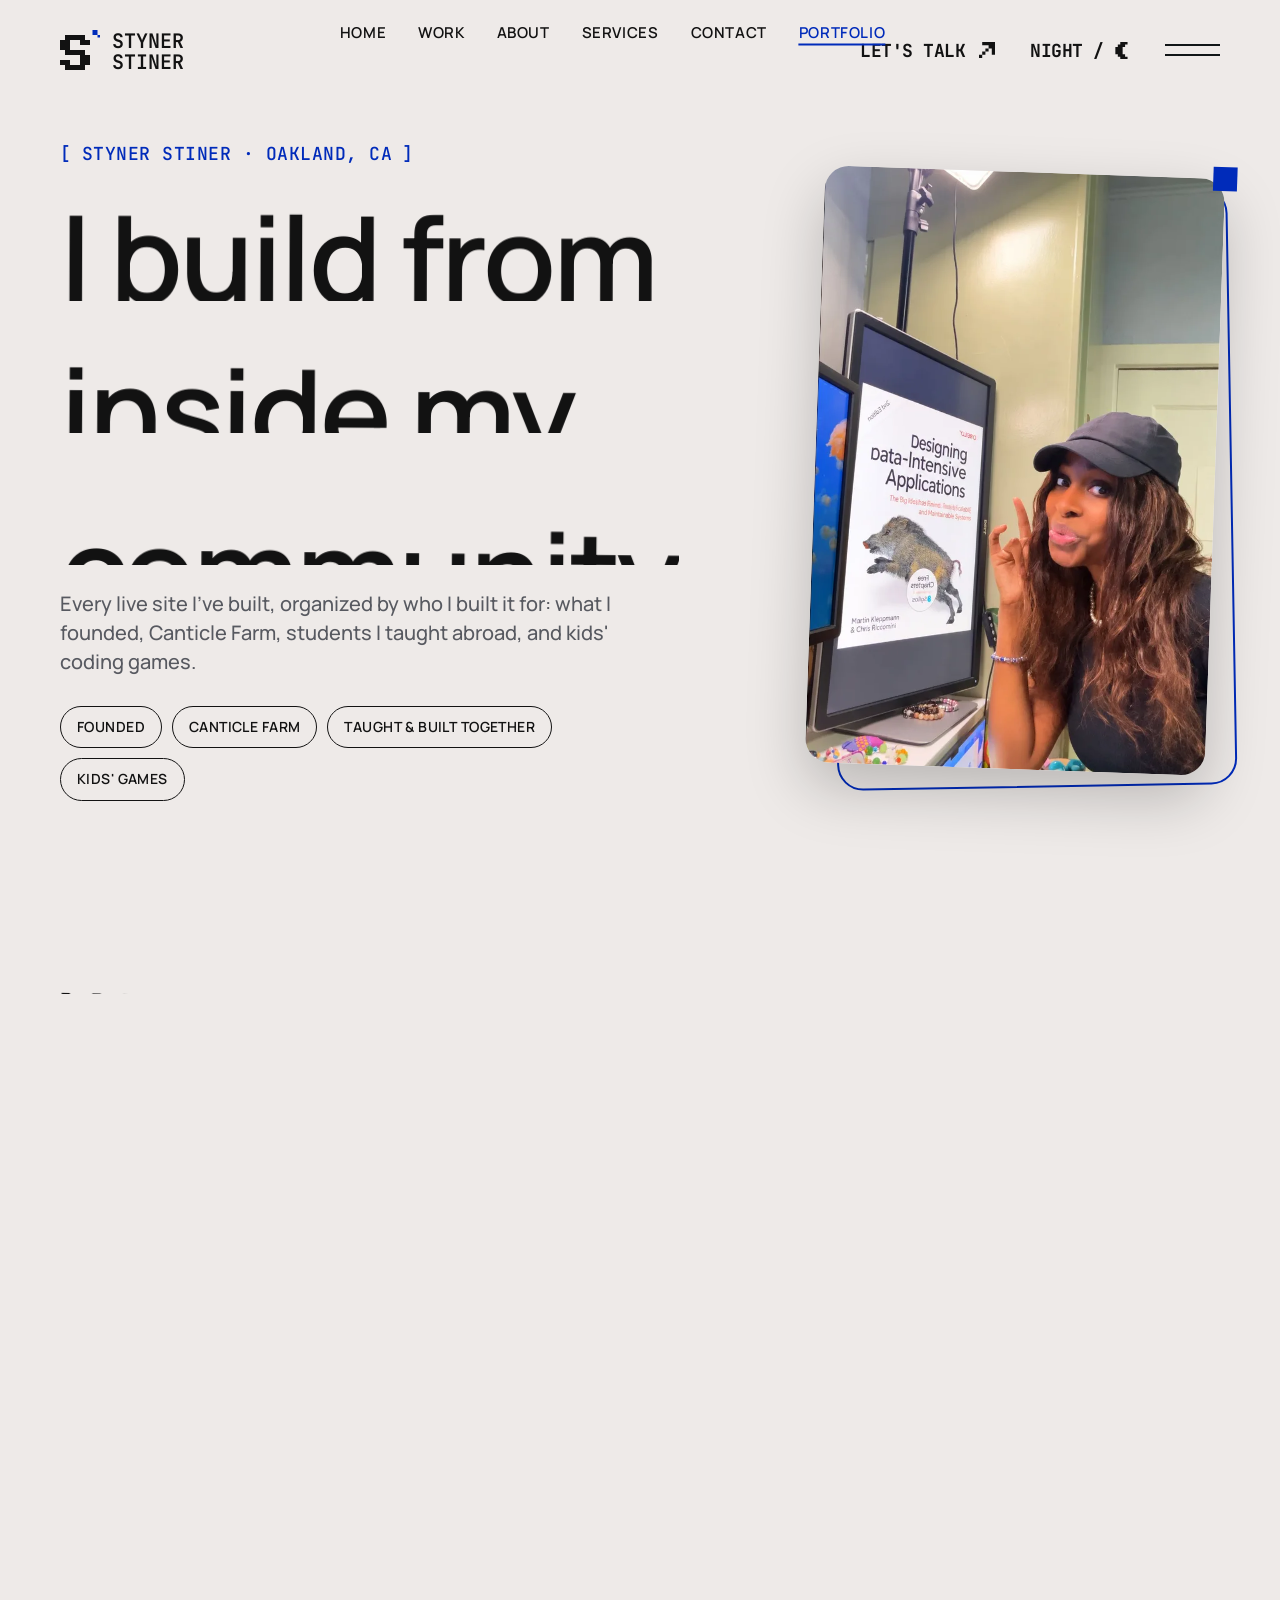
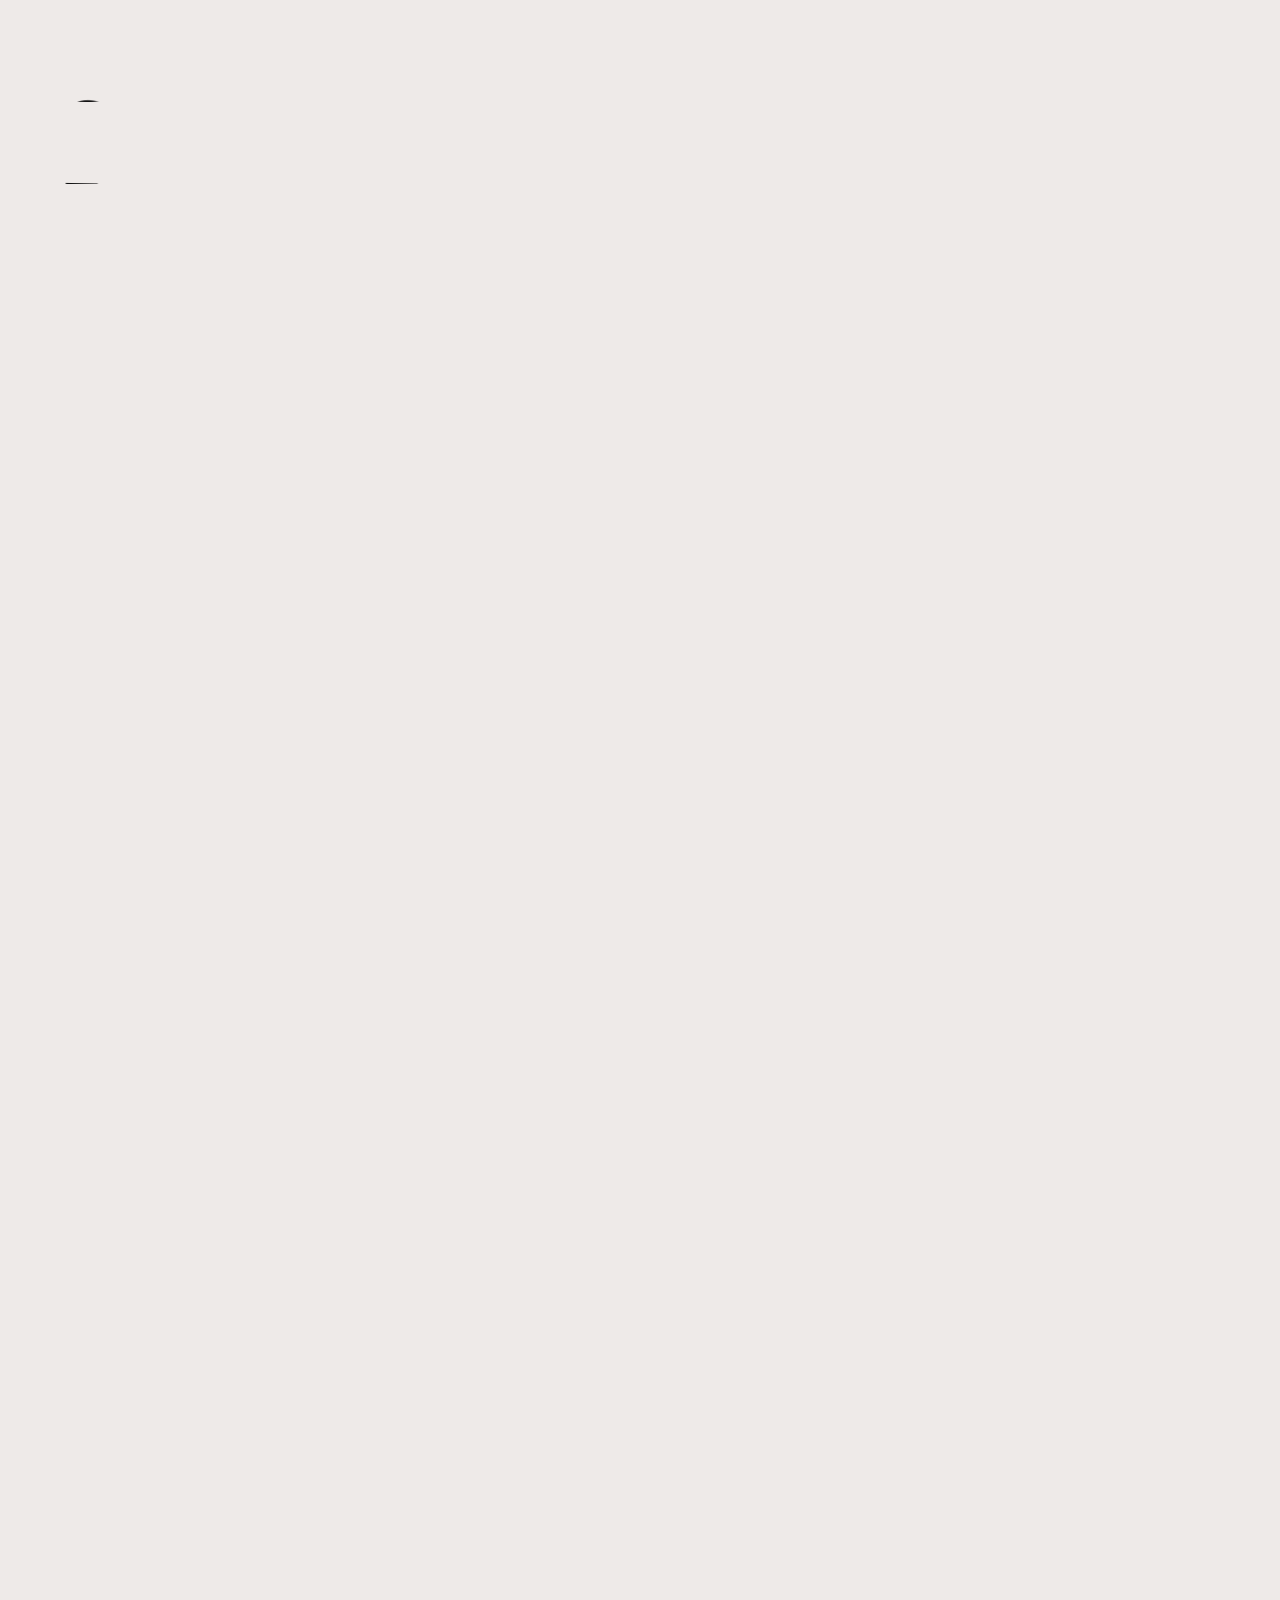
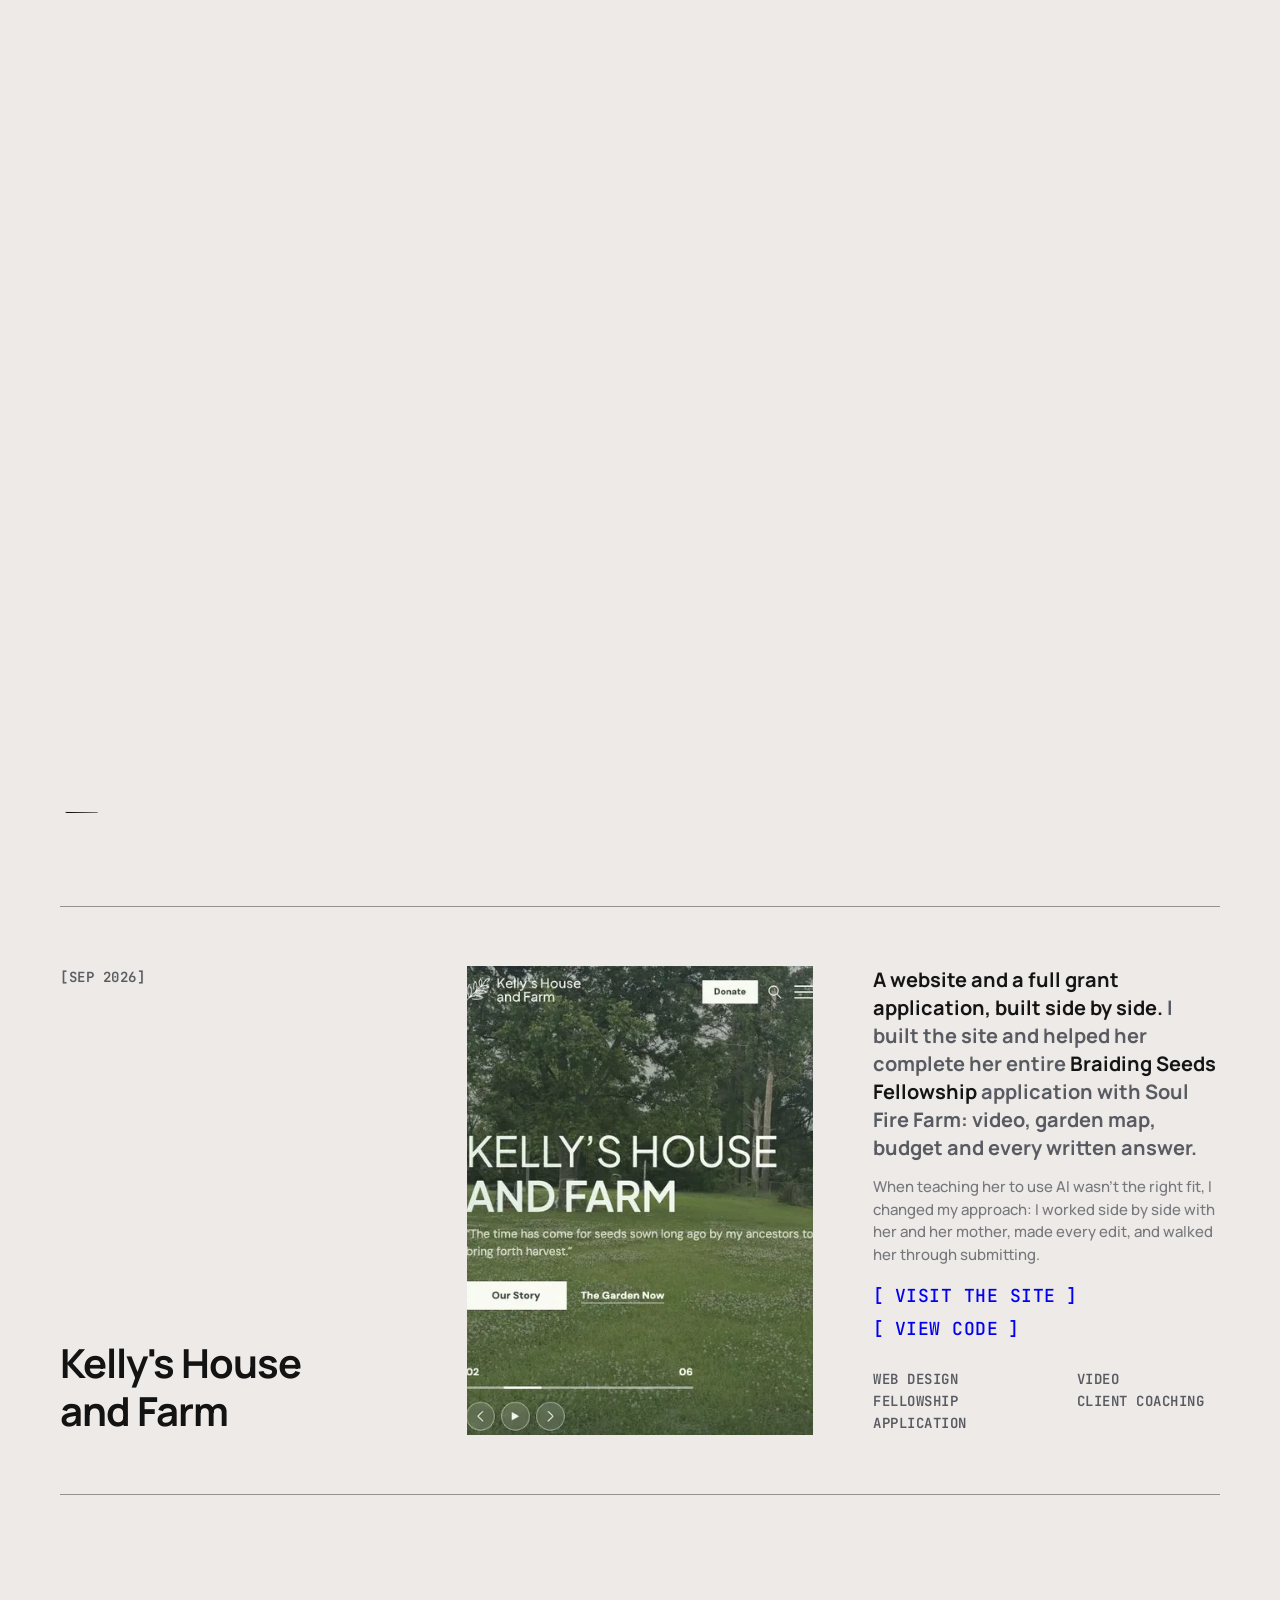
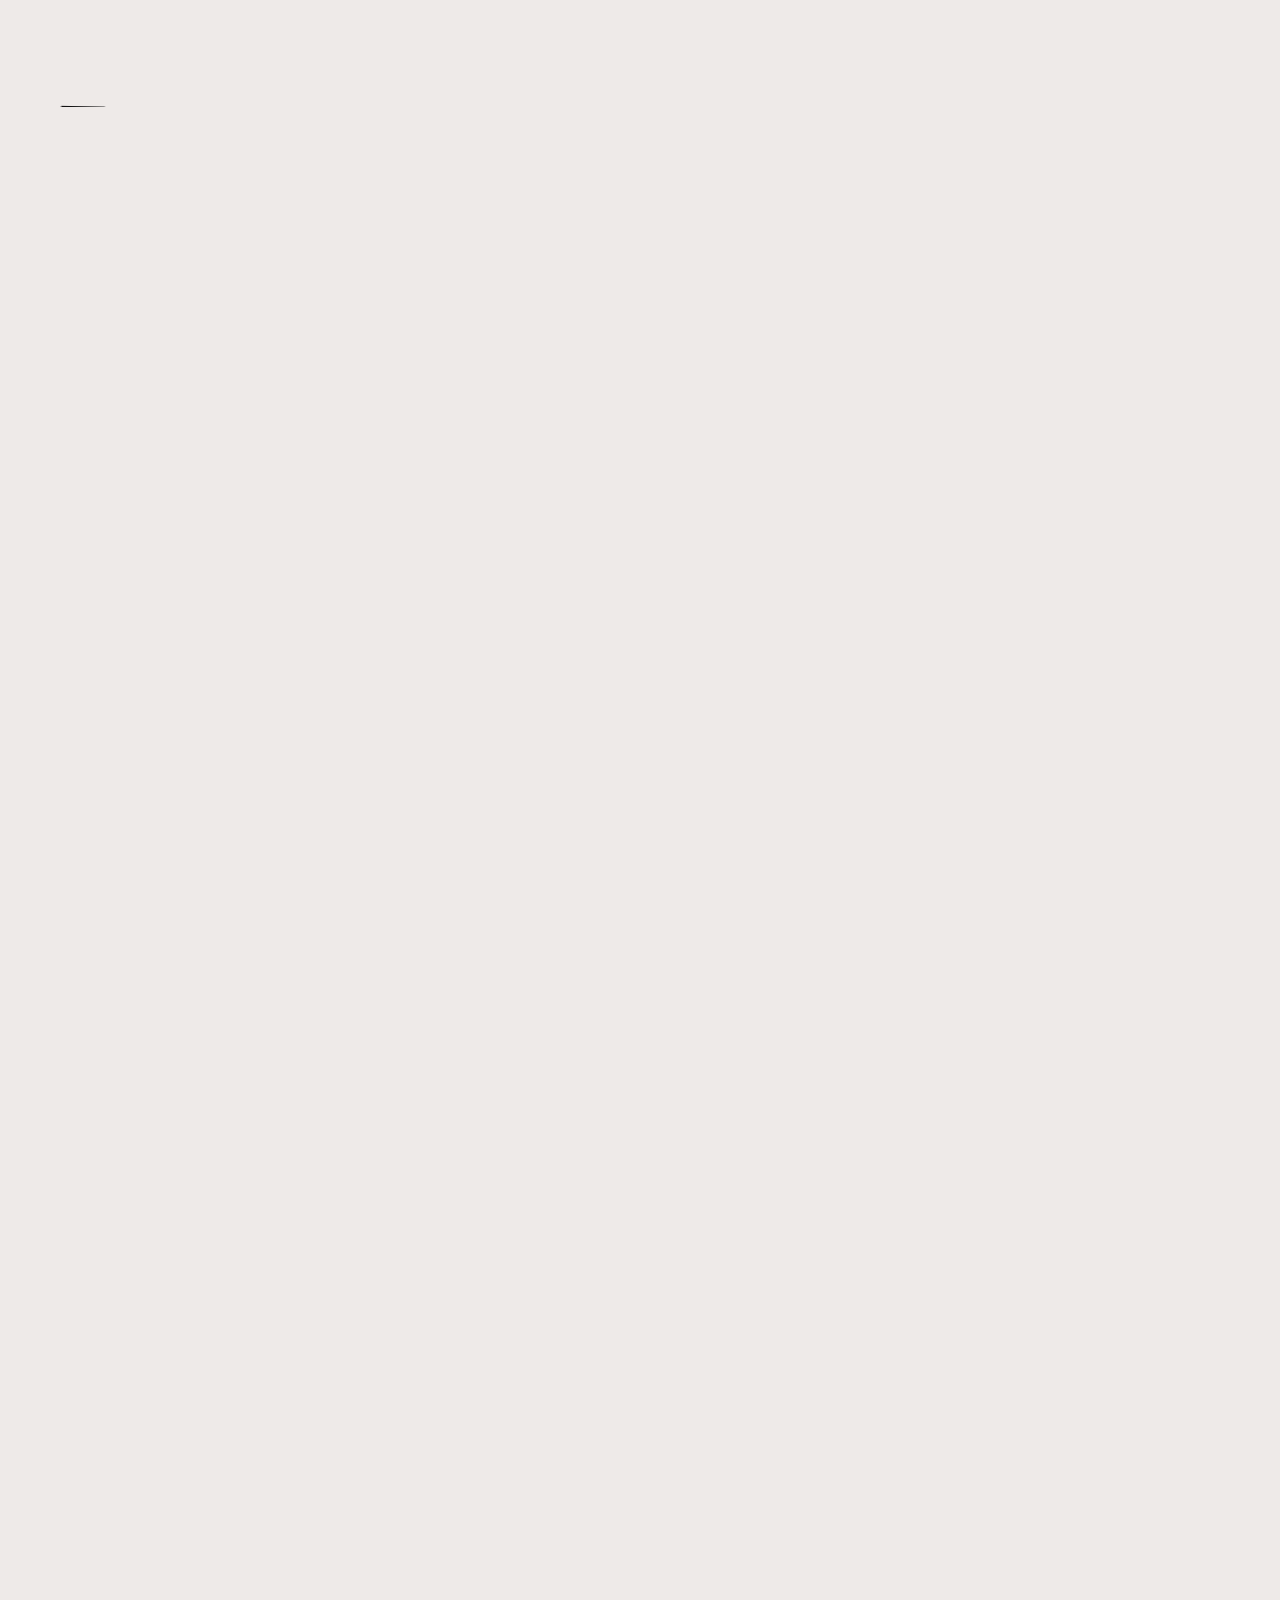
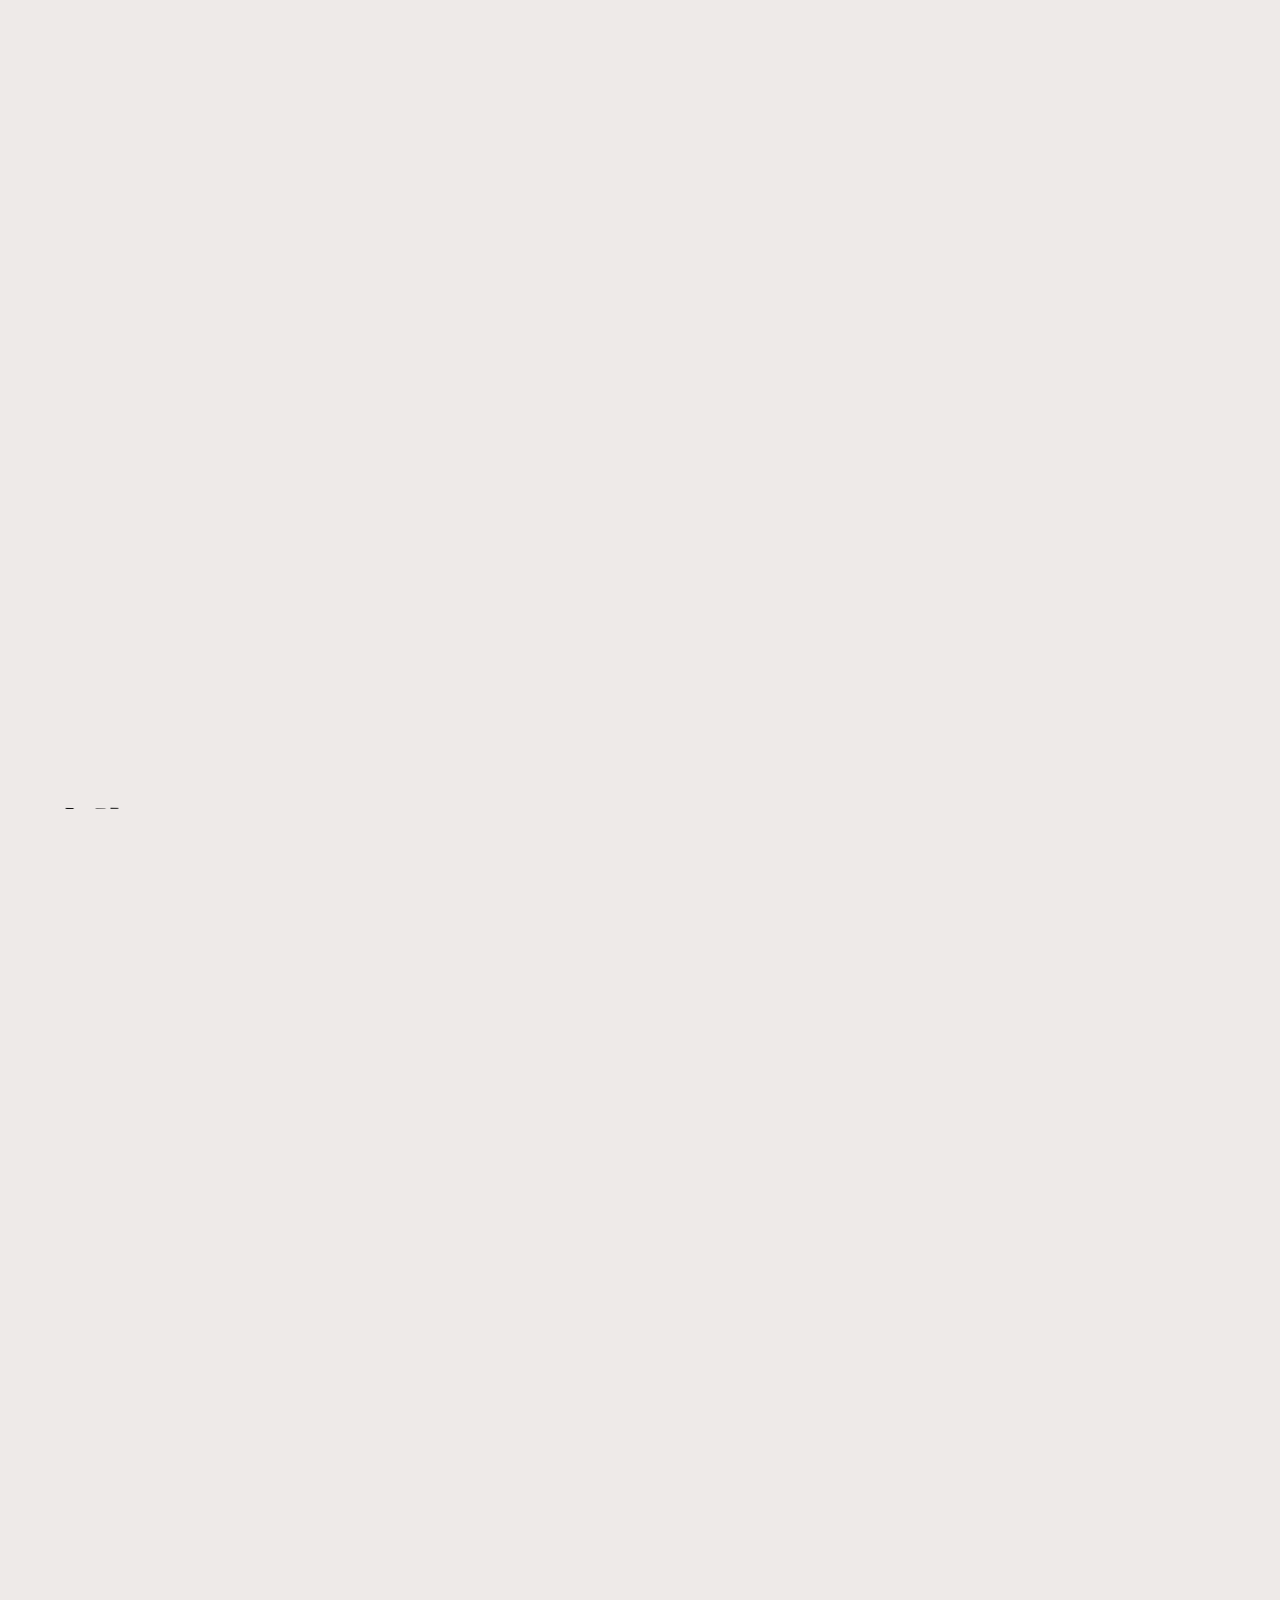
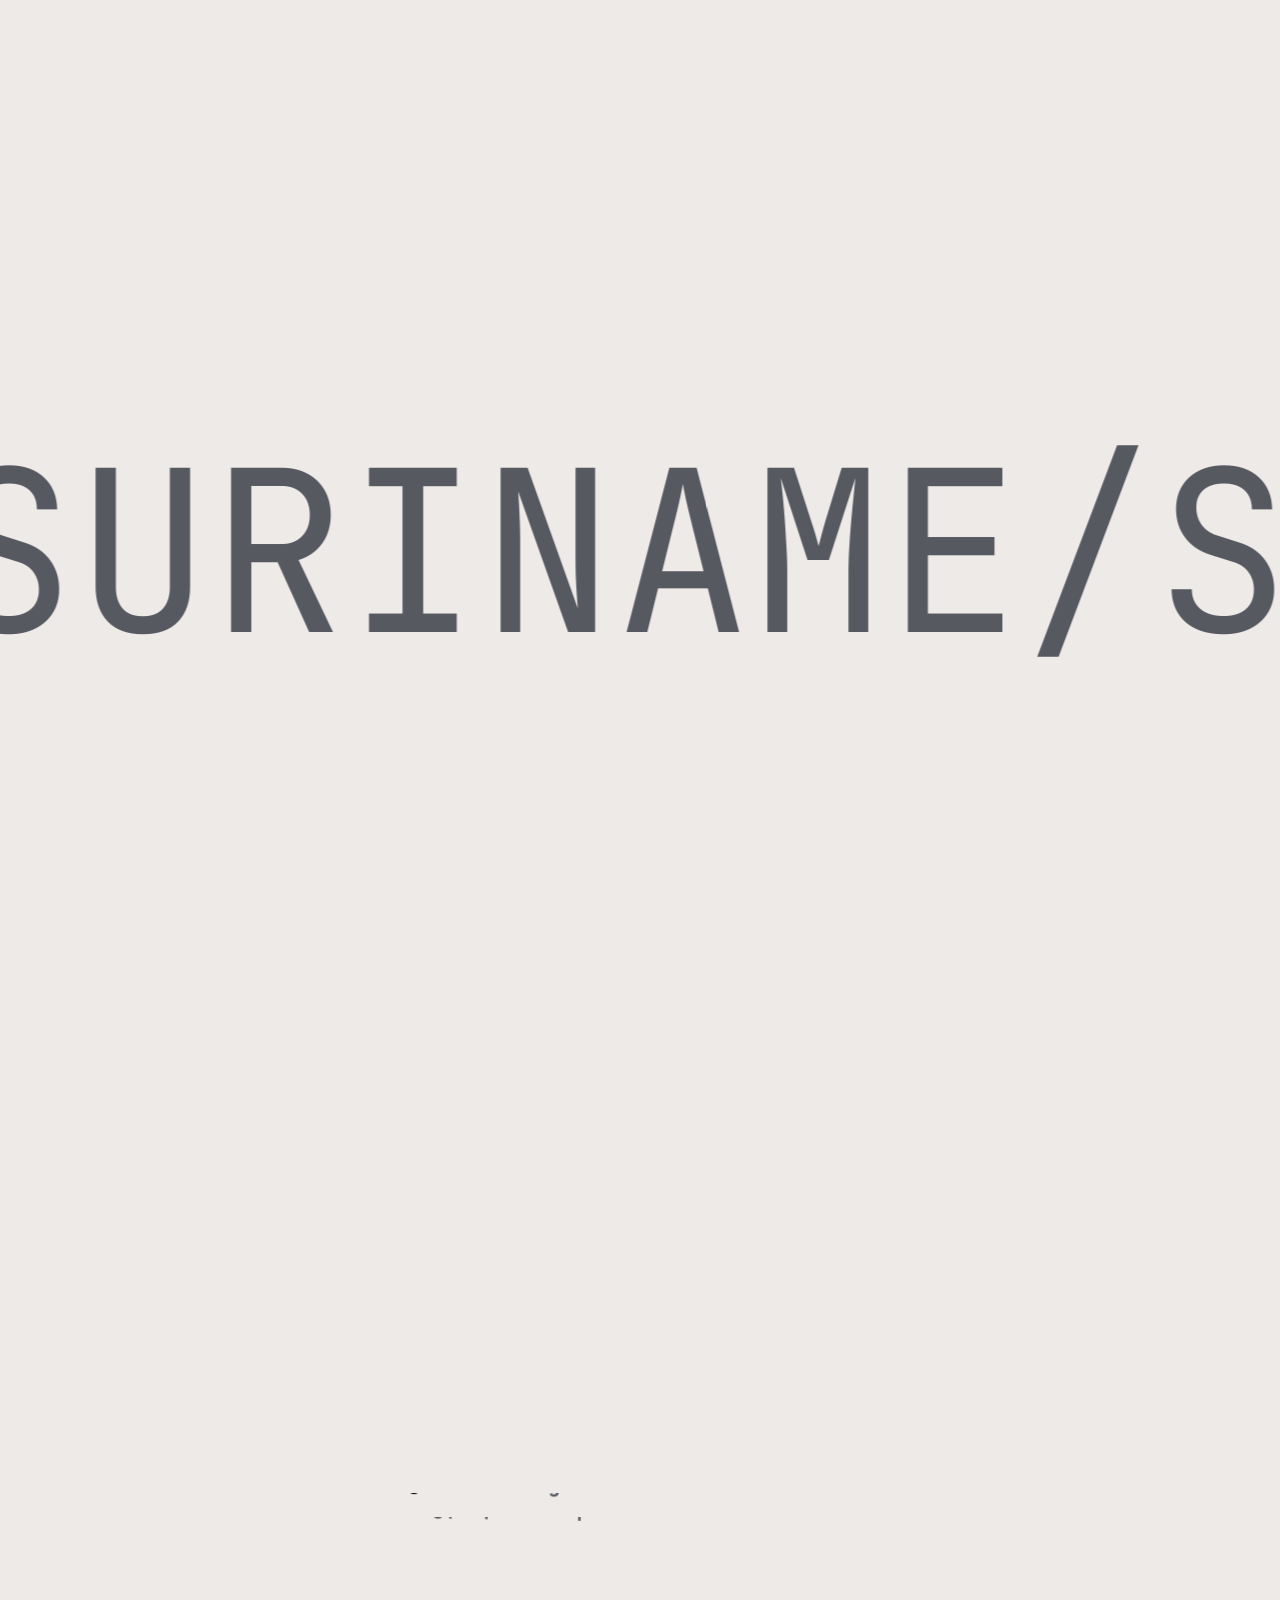
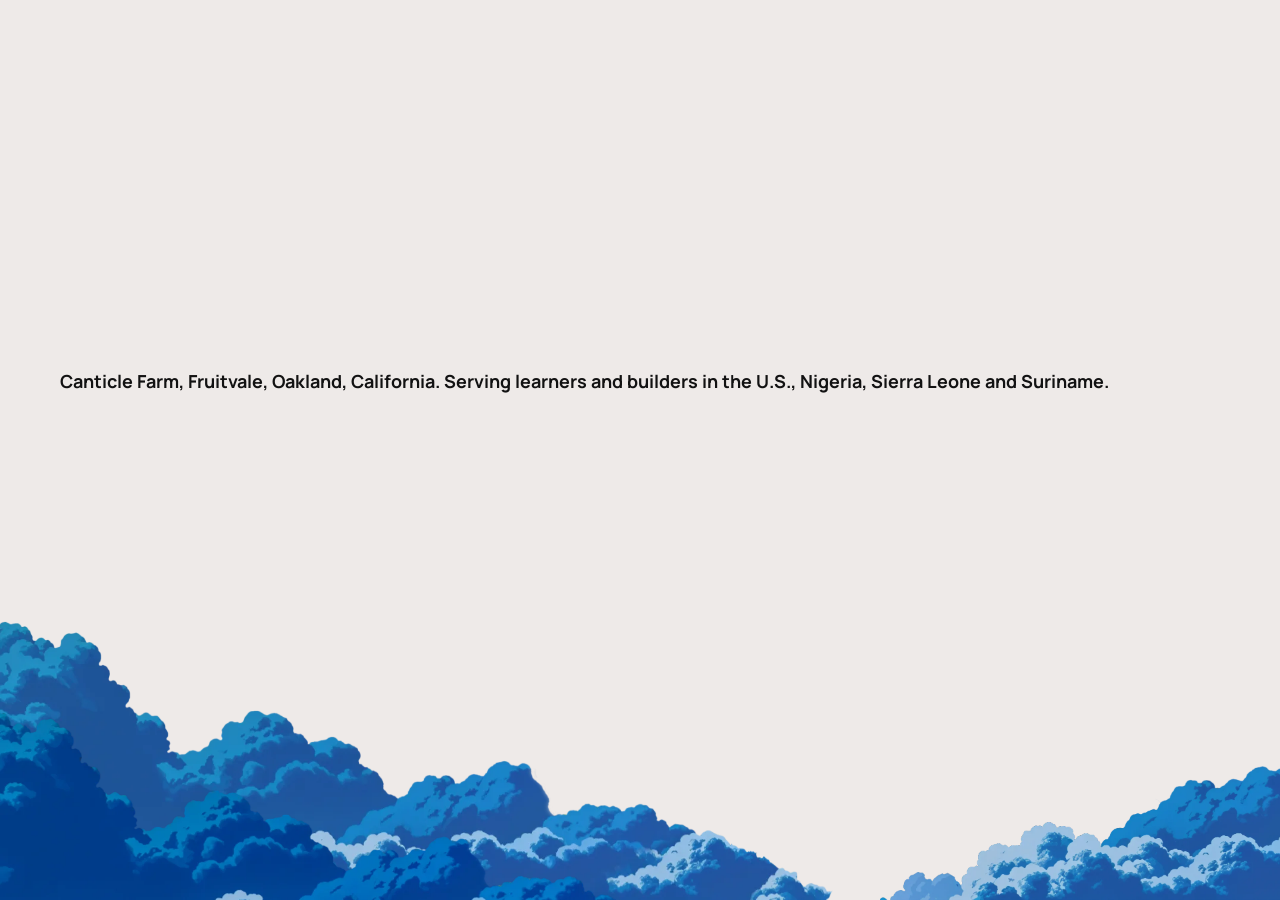
<file: index.html>
<!DOCTYPE html>
<!--
  ============================================================
  Portfolio
  Developer:    Styner Stiner (StynerDev)
  Website URL:  https://portfolio.stynerdev.com/

  Dev Website:  https://www.styner.dev/
  Portfolio:    https://portfolio.stynerdev.com
  LinkedIn:     https://www.linkedin.com/in/styner-stiner/
  GitHub:       https://github.com/StynerStiner

  Copyright (c) 2026 Styner Stiner. All rights reserved.
  This website and its contents are the property of Styner Stiner.
  Unauthorized copying, distribution, or use is strictly prohibited.
  ============================================================
-->
<html lang="en" dir="ltr">

  <head>
    <meta charset="UTF-8">

    <!-- Page Title -->
    <title>Styner Stiner | Technical Founder &amp; Full-Stack Engineer</title>

    <!-- Meta Tags -->
    <meta name="description" content="Styner Stiner is a technical founder and full-stack engineer in Oakland, CA. Founder of BenefitsSafe and Kuumba Code, building sites and tools with people at Canticle Farm and across Nigeria, Sierra Leone and Suriname.">
    <meta name="keywords" content="Styner Stiner, StynerDev, BenefitsSafe, Kuumba Code, full-stack engineer, technical founder, Oakland, Canticle Farm">
    <meta name="author" content="Styner Stiner">
    <meta name="creator" content="Styner Stiner">
    <link rel="author" href="/humans.txt">

    <!-- Viewport Meta-->
    <meta http-equiv="X-UA-Compatible" content="IE=edge">
    <meta name="viewport" content="width=device-width, initial-scale=1.0, viewport-fit=cover">

    <!-- Favicon & Icons Start -->
    <link rel="icon" href="img/favicon/favicon.ico" sizes="any">
    <link rel="icon" href="img/favicon/icon.svg" type="image/svg+xml">
    <link rel="apple-touch-icon" href="img/favicon/apple-touch-icon.png">
    <link rel="manifest" href="img/favicon/manifest.webmanifest">
    <!-- Favicon & Icons End -->

    <!-- Facebook Metadata Start -->
    <meta property="og:image:height" content="630">
    <meta property="og:image:width" content="1200">
    <meta property="og:title" content="Styner Stiner | Technical Founder &amp; Full-Stack Engineer">
    <meta property="og:description" content="Styner Stiner is a technical founder and full-stack engineer in Oakland, CA. Founder of BenefitsSafe and Kuumba Code, building sites and tools with people at Canticle Farm and across Nigeria, Sierra Leone and Suriname.">
    <meta property="og:image" content="https://portfolio.stynerdev.com/img/share.jpg">
    <meta property="og:type" content="website">
    <meta property="og:url" content="https://portfolio.stynerdev.com/">
    <meta property="og:image:alt" content="Styner Stiner: I build from inside my community">
    <meta name="twitter:card" content="summary_large_image">
    <meta name="twitter:image" content="https://portfolio.stynerdev.com/img/share.jpg">
    <!-- Facebook Metadata End -->

    <!-- Styles Start -->
    <link rel="stylesheet" type="text/css" href="css/loader.css">
    <link rel="stylesheet" type="text/css" href="css/plugins.css">
    <link rel="stylesheet" type="text/css" href="css/main.css?v=20261111e">
    <!-- Styles End -->

    <!-- Custom Browser Color Start -->
    <meta name="theme-color" media="(prefers-color-scheme: light)" content="#EEEAE8">
    <meta name="theme-color" media="(prefers-color-scheme: dark)" content="#0f0f0f">
    <meta name="msapplication-navbutton-color" content="#0f0f0f">
    <meta name="mobile-web-app-capable" content="yes">
    <meta name="apple-mobile-web-app-status-bar-style" content="black-translucent">
    <!-- Custom Browser Color End -->
     
    <style>
      .styner-topnav { display: none; }
      @media (min-width: 1200px) {
        .styner-topnav { display: flex; gap: 3.2rem; position: absolute; left: 50%; top: 50%; transform: translate(-50%, -50%); z-index: 5; }
        .styner-topnav a { font-weight: 600; font-size: 1.5rem; line-height: 1; text-transform: uppercase; letter-spacing: .04em; color: var(--t-bright); text-decoration: none; padding-bottom: .4rem; border-bottom: 2px solid transparent; transition: border-color .2s, color .2s; }
        .styner-topnav a:hover, .styner-topnav a.is-active { border-color: var(--accent); color: var(--accent); }
      }
      .pf-hero { display: grid; grid-template-columns: 1fr; gap: 5rem; align-items: center; padding-top: 7rem; padding-bottom: 10rem; }
      @media (min-width: 1200px) { .pf-hero { grid-template-columns: 7fr 5fr; gap: 7rem; } }
      .pf-hero h1 { text-align: left; }
      .pf-hero .mxd-hero-landing__title, .pf-hero .mxd-hero-landing__subtitle { mix-blend-mode: normal !important; }
      .pf-hero .mxd-hero-landing__subtitle .btn { color: var(--accent) !important; }
      .pf-hero__lead { font-size: 2rem; line-height: 1.45; margin-top: 2.4rem; max-width: 60rem; opacity: .85; }
      .pf-hero__jump { display: flex; flex-wrap: wrap; gap: 1rem; margin-top: 3rem; }
      .pf-hero__jump a { border: 1px solid currentColor; border-radius: 99px; padding: .9rem 1.6rem; font-size: 1.4rem; font-weight: 600; text-transform: uppercase; letter-spacing: .03em; text-decoration: none; color: var(--t-bright); transition: background .2s, color .2s; }
      .pf-hero__jump a:hover { background: var(--accent); border-color: var(--accent); color: #fff; }
      .pf-hero__photo { position: relative; max-width: 40rem; width: 100%; margin: 0 auto; transform: rotate(2deg); }
      .pf-hero__photo::before { content: ""; position: absolute; inset: 0; transform: translate(1.8rem, 1.8rem) rotate(-3deg); border: 2px solid var(--accent); border-radius: 2.6rem; z-index: -1; }
      .pf-hero__photo::after { content: ""; position: absolute; width: 2.4rem; height: 2.4rem; right: -1.2rem; top: -1.2rem; background: var(--accent); }
      .pf-hero__photo img { display: block; width: 100%; border-radius: 2.4rem; box-shadow: 0 2.4rem 6rem rgba(0,0,0,.22); }
      
    </style>
  </head>

  <body>

    <!-- Loader Start -->
    <div class="mxd-page-transition"></div>
    <div class="mxd-loader">
      <div class="mxd-loader__top">
        <span>Styner Stiner</span>
      </div>
      <div class="mxd-loader__images">
        <img src="img/works-styner/benefitssafe.webp" alt="">
        <img src="img/works-styner/kuumbacode.webp" alt="">
        <img src="img/works-styner/abejassinfronteras.webp" alt="">
        <img src="img/works-styner/watanistiner.webp" alt="">
        <img src="img/works-styner/splus89.webp" alt="">
        <img src="img/works-styner/ecotones.webp" alt="">
        <img src="img/works-styner/drmichaelralph.webp" alt="">
      </div>
      <div class="mxd-loader__bottom">
        <div class="mxd-loader__count">
          <span class="count__text">0</span>
          <span class="count__percent">%</span>
        </div>
        <span class="mxd-loader__caption">Loading</span>
      </div>
    </div>
    <!-- Loader End -->

    <!-- Menu Hamburger Start -->
    <div class="mxd-menu__contain loading-fade">
      <div class="mxd-menu__toggle">
        <a href="#0" class="mxd-menu__hamburger" aria-label="Menu">
          <div class="hamburger__line"></div>
          <div class="hamburger__line"></div>
        </a>
      </div>
    </div>
    <!-- Menu Hamburger End -->

    <!-- Navigation Start -->
    <nav class="mxd-menu">
      <div class="mxd-menu__backdrop"></div>

      <!-- Menu Overlay Start -->
      <div class="mxd-menu__overlay">
        <div class="mxd-menu__content" data-lenis-prevent>

          <!-- Menu Logo Start -->
          <div class="mxd-menu__logo">
            <a href="index.html" class="menu-logo">
              <!-- logo icon -->
              <svg class="menu-logo__image" xmlns="http://www.w3.org/2000/svg" viewBox="0 0 32 32" aria-hidden="true"><path d="M4,4h16v4h-16ZM0,8h8v4h-8ZM16,8h8v4h-8ZM0,12h8v4h-8ZM4,16h16v4h-16ZM16,20h8v4h-8ZM0,24h8v4h-8ZM16,24h8v4h-8ZM4,28h16v4h-16Z"/><path style="fill:var(--accent)" d="M26,0h4v4h-4ZM30,4h2v2h-2Z"/></svg>
              <!-- logo text -->
              <div class="menu-logo__text">
                <span>Styner</span>
                <span>Stiner</span>
              </div>
            </a>
          </div>
          <!-- Menu Logo End -->

          <!-- Menu Media Start -->
          <div class="mxd-menu__media">
            <div class="menu-media__wrapper">
              <img src="img/styner-ddia.webp" alt="Styner Stiner">
            </div>
          </div>
          <!-- Menu Media End -->

          <!-- Main Navigation Start -->
          <div class="mxd-menu__navigation">
            <div class="mxd-menu__inner">
              <div class="mxd-menu__shadow shadow-top"></div>
              <div class="mxd-menu__caption">
                <p>Technical founder<br>building from Canticle Farm, Oakland</p>
              </div>
              <!-- left side -->
              <div class="mxd-menu__left">
                <div class="main-menu">
                  <div class="main-menu__content">
                    <ul id="main-menu" class="main-menu__accordion"><li class="main-menu__item"><div class="main-menu__divider divider-top"></div><div class="main-menu__toggle"><p class="main-menu__link"><span class="main-menu__number">/ 01</span><span class="main-menu__caption">Work</span></p><div class="main-menu__arrow"><svg xmlns="http://www.w3.org/2000/svg" version="1.1" viewBox="0 0 18 18"><path d="M10.8,0v3.6h-3.6V0h3.6ZM14.4,10.8h3.6v-3.6h-3.6v-3.6h-3.6v3.6H0v3.6h10.8v3.6h3.6v-3.6ZM10.8,14.4h-3.6v3.6h3.6v-3.6Z"/></svg></div></div><ul class="submenu"><li class="submenu__item"><a href="#founded">What I founded</a></li><li class="submenu__item"><a href="#farm">Grown at Canticle Farm</a></li><li class="submenu__item"><a href="#featured">Featured build</a></li><li class="submenu__item"><a href="#world">Taught and built together</a></li><li class="submenu__item"><a href="#kids">Kids' coding games</a></li></ul></li><li class="main-menu__item"><div class="main-menu__divider divider-top"></div><div class="main-menu__toggle"><p class="main-menu__link"><span class="main-menu__number">/ 02</span><span class="main-menu__caption">Founded</span></p><div class="main-menu__arrow"><svg xmlns="http://www.w3.org/2000/svg" version="1.1" viewBox="0 0 18 18"><path d="M10.8,0v3.6h-3.6V0h3.6ZM14.4,10.8h3.6v-3.6h-3.6v-3.6h-3.6v3.6H0v3.6h10.8v3.6h3.6v-3.6ZM10.8,14.4h-3.6v3.6h3.6v-3.6Z"/></svg></div></div><ul class="submenu"><li class="submenu__item"><a href="https://app.benefitssafe.com" target="_blank">BenefitsSafe</a></li><li class="submenu__item"><a href="https://kuumbacode.com" target="_blank">Kuumba Code</a></li></ul></li><li class="main-menu__item"><div class="main-menu__divider divider-top"></div><div class="main-menu__toggle"><p class="main-menu__link"><span class="main-menu__number">/ 03</span><span class="main-menu__caption">Find me</span></p><div class="main-menu__arrow"><svg xmlns="http://www.w3.org/2000/svg" version="1.1" viewBox="0 0 18 18"><path d="M10.8,0v3.6h-3.6V0h3.6ZM14.4,10.8h3.6v-3.6h-3.6v-3.6h-3.6v3.6H0v3.6h10.8v3.6h3.6v-3.6ZM10.8,14.4h-3.6v3.6h3.6v-3.6Z"/></svg></div></div><ul class="submenu"><li class="submenu__item"><a href="https://github.com/StynerStiner" target="_blank">GitHub</a></li><li class="submenu__item"><a href="https://github.com/StynerStiner/StynerDev-Portfolio" target="_blank">Code for every project</a></li><li class="submenu__item"><a href="https://www.linkedin.com/in/styner-stiner" target="_blank">LinkedIn</a></li><li class="submenu__item"><a href="https://www.credly.com/users/stynerdev/badges" target="_blank">Credly badges</a></li><li class="submenu__item"><a href="mailto:contact@stynerdev.com">Email</a></li></ul></li></ul>
                  </div>
                </div>
              </div>
              <!-- right side -->
              <div class="mxd-menu__right">
                <div class="menu-contact">
                  <div class="menu-contact__item">
                    <ul class="menu-contact__list">
                      <li>
                        <a class="tag tag-m" href="mailto:contact@stynerdev.com">
                          <span class="mxd-scramble">contact@stynerdev.com</span>
                        </a>
                      </li>
                    </ul>
                  </div>
                  <div class="menu-contact__item">
                    <ul class="menu-contact__list">
                      <li>
                        <a class="tag tag-m" href="https://maps.google.com/?q=Fruitvale+Oakland+CA" target="_blank">
                          <span>Canticle Farm,<br>Fruitvale, Oakland,<br>California</span>
                        </a>
                      </li>
                    </ul>
                  </div>
                  <div class="menu-contact__item">
                    <ul class="menu-contact__list">
                      <li>
                        <a class="tag tag-m" href="https://github.com/StynerStiner" target="_blank"><span class="mxd-scramble">GitHub</span></a>
                      </li>
                      <li>
                        <a class="tag tag-m" href="https://www.linkedin.com/in/styner-stiner" target="_blank"><span class="mxd-scramble">LinkedIn</span></a>
                      </li>
                      <li>
                        <a class="tag tag-m" href="https://www.credly.com/users/stynerdev/badges" target="_blank"><span class="mxd-scramble">Credly</span></a>
                      </li>
                      <li>
                        <a class="tag tag-m" href="https://kuumbacode.com" target="_blank"><span class="mxd-scramble">Kuumba Code</span></a>
                      </li>
                      <li>
                        <a class="tag tag-m" href="https://app.benefitssafe.com" target="_blank"><span class="mxd-scramble">BenefitsSafe</span></a>
                      </li>
                    </ul>
                  </div>
                </div>
              </div>
              <!-- data bottom line -->
              <div class="mxd-menu__shadow"></div>
              <div class="mxd-menu__data">
                <div class="menu-data__left">
                  <p class="menu-data__text">
                    Made with
                    <svg xmlns="http://www.w3.org/2000/svg" version="1.1" viewBox="0 0 18 18">
                      <path d="M2.6,6.4v2.6H0V3.9h2.6v2.6ZM15.4,3.9v5.1h2.6V3.9h-2.6ZM12.9,11.6h2.6v-2.6h-2.6v2.6ZM2.6,9v2.6h2.6v-2.6h-2.6ZM10.3,14.1h2.6v-2.6h-2.6v2.6ZM5.1,11.6v2.6h2.6v-2.6h-2.6ZM7.7,3.9V1.3H2.6v2.6h5.1ZM15.4,3.9V1.3h-5.1v2.6h5.1ZM10.3,6.4v-2.6h-2.6v2.6h2.6ZM7.7,16.7h2.6v-2.6h-2.6v2.6Z"/>
                    </svg>
                    <!-- <i class="ph-fill ph-heart t-additional"></i> -->
                    by
                    <a href="https://github.com/StynerStiner" target="_blank">
                      <span class="mxd-scramble">StynerDev</span>
                    </a>
                  </p>
                </div>
                <div class="menu-data__right">
                  <p class="menu-data__text">Styner Stiner</p>
                  <p class="menu-data__text">©2026</p>
                </div>
              </div>
            </div>
            
          </div>
          <!-- Main Navigation End -->

        </div>
      </div>
      <!-- Menu Overlay End -->

    </nav>
    <!-- Navigation End -->

    <!-- Header Start -->
    <header id="header" class="mxd-header">
      <!-- header logo -->
      <div class="mxd-header__logo loading-fade">
        <a class="mxd-logo" href="index.html">
          <!-- logo icon -->
          <svg class="mxd-logo__image" xmlns="http://www.w3.org/2000/svg" viewBox="0 0 32 32" aria-hidden="true"><path d="M4,4h16v4h-16ZM0,8h8v4h-8ZM16,8h8v4h-8ZM0,12h8v4h-8ZM4,16h16v4h-16ZM16,20h8v4h-8ZM0,24h8v4h-8ZM16,24h8v4h-8ZM4,28h16v4h-16Z"/><path style="fill:var(--accent)" d="M26,0h4v4h-4ZM30,4h2v2h-2Z"/></svg>
          <!-- logo text -->
          <div class="mxd-logo__text">
            <span class="mxd-scramble">Styner</span>
            <span class="mxd-scramble">Stiner</span>
          </div>
        </a>
      </div>
      <!-- header controls -->
      <nav class="styner-topnav" aria-label="Main"><a href="https://www.styner.dev/">Home</a><a href="https://www.styner.dev/projects/">Work</a><a href="https://www.styner.dev/about/">About</a><a href="https://www.styner.dev/services/">Services</a><a href="https://www.styner.dev/contact/">Contact</a><a class="is-active" href="/">Portfolio</a></nav>
      <div class="mxd-header__controls loading-fade">
        <a class="btn mxd-header__link slide-right" href="mailto:contact@stynerdev.com" aria-label="Email Styner">
          <span class="btn-caption mxd-scramble">Let's talk</span>
          <i>
            <svg xmlns="http://www.w3.org/2000/svg" version="1.1" viewBox="0 0 18 18">
              <path d="M18,0v14.4h-3.6v-7.2h-3.6v-3.6H3.6V0h14.4ZM7.2,10.8h3.6v-3.6h-3.6s0,3.6,0,3.6ZM3.6,14.4h3.6v-3.6h-3.6v3.6ZM0,18h3.6v-3.6H0v3.6Z"/>
            </svg>
          </i>
        </a>
        <button id="color-switcher" class="btn mxd-color-switcher" type="button" role="switch" aria-label="light/dark mode" aria-checked="true"></button>
      </div>
    </header>
    <!-- Header End -->

    <!-- Page Content Start -->
    <main id="mxd-page-content" class="mxd-page-content">

      <!-- Blur Effect Start -->
      <div class="blur-container">
        <div class="blur-layer blur-1"></div>
        <div class="blur-layer blur-2"></div>
        <div class="blur-layer blur-3"></div>
        <div class="blur-layer blur-4"></div>
        <div class="blur-layer blur-5"></div>
        <div class="blur-layer blur-6"></div>
        <div class="blur-layer blur-7"></div>
        <div class="blur-layer blur-8"></div>
      </div>
      <!-- Blur Effect End -->

      <!-- Section - Hero Start -->
      <div class="mxd-section mxd-hero-section cursor-trail loading-wrap">

        <!-- Effect - Cursor Trail Square Start -->
        <div class="mxd-trail-wrapper">
          <div class="mxd-trail-content">
            <img class="mxd-trail-image" src="img/works-styner/kuumbacode.webp" alt="">
            <img class="mxd-trail-image" src="img/works-styner/splus89.webp" alt="">
            <img class="mxd-trail-image" src="img/works-styner/abejassinfronteras.webp" alt="">
            <img class="mxd-trail-image" src="img/works-styner/watanistiner.webp" alt="">
            <img class="mxd-trail-image" src="img/works-styner/dhardestbeatz.webp" alt="">
            <img class="mxd-trail-image" src="img/works-styner/ecotones.webp" alt="">
            <img class="mxd-trail-image" src="img/works-styner/drmichaelralph.webp" alt="">
            <img class="mxd-trail-image" src="img/works-styner/passingthefire.webp" alt="">
          </div>
        </div>
        <!-- Effect - Cursor Trail Square End -->

        <div class="mxd-container grid-l-container">

          <!-- Block - Hero Start -->
          <div class="mxd-block">
            <div class="pf-hero">
              <div class="pf-hero__text mxd-grid-item">
                <div class="mxd-hero-landing__subtitle loading-item">
                  <a class="btn btn-line" href="https://www.styner.dev/about/">
                    <span class="btn-caption mxd-scramble">Styner Stiner · Oakland, CA</span>
                  </a>
                </div>
                <div class="mxd-hero-landing__title">
                  <a class="active-cursor-accent" data-cursor-text="See my work" href="#founded">
                    <h1 class="medium loading-split">I build from inside my community</h1>
                  </a>
                </div>
                <p class="pf-hero__lead loading-item">Every live site I've built, organized by who I built it for: what I founded, Canticle Farm, students I taught abroad, and kids' coding games.</p>
                <div class="pf-hero__jump loading-item">
                  <a href="#founded">Founded</a><a href="#farm">Canticle Farm</a><a href="#world">Taught &amp; built together</a><a href="#kids">Kids' games</a>
                </div>
              </div>
              <figure class="pf-hero__photo loading-item">
                <img src="img/styner-ddia.webp" alt="Styner Stiner with Designing Data-Intensive Applications on screen">
              </figure>
            </div>
          </div>
          <!-- Block - Hero End -->

        </div>
      </div>
      <!-- Section - Hero End -->

      <!-- Section - Projects Start -->
      <div id="demo" class="mxd-section blur-section">
        <div class="mxd-container grid-l-container">

          <!-- Block - Work Grid Start -->
          <div class="mxd-block" id="founded">
            <div class="mxd-section-title pre-grid">
              <div class="container-fluid p-0">
                <div class="row g-0">
                  <div class="col-12 col-xl-7 mxd-grid-item">
                    <div class="mxd-section-title__title pre-caption">
                      <h2 class="mxd-split-lines">What I founded</h2>
                    </div>
                  </div>
                  <div class="col-12 col-xl-5 mxd-grid-item">
                    <div class="mxd-section-title__data top-caption">
                      <div class="mxd-section-title__caption">
                        <p class="t-bold t-large mxd-split-lines">Products I architected and built, from the first line of code to production.</p>
                      </div>
                    </div>
                  </div>
                </div>
              </div>
            </div>
          </div>
          <div class="mxd-block">
            <div class="mxd-demo-grid loading-fade">
              <div class="container-fluid p-0">
                <div class="row g-0 mxd-demo-grid__gallery">
                  <div class="col-12 col-md-6 mxd-demo-grid__item mxd-grid-item animate-card-2">
                    <a class="mxd-demo-grid__image active-cursor-permanent" data-cursor-text="Visit site" href="https://app.benefitssafe.com" target="_blank">
                      <img src="img/works-styner/benefitssafe.webp" alt="BenefitsSafe website screenshot" loading="lazy">
                      <div class="mxd-demo-grid__screen" style="background-image:url(img/works-styner/benefitssafe.webp)"></div>
                    </a>
                    <div class="mxd-demo-grid__caption">
                      <div class="mxd-demo-grid__name">
                        <a class="project-name-s" href="https://app.benefitssafe.com" target="_blank">BenefitsSafe</a>
                        <a class="styner-code-link" href="https://github.com/StynerStiner/StynerDev-Portfolio/tree/main/3-Building-and-Automation/benefitssafe-app" target="_blank" rel="noopener" aria-label="View the code for BenefitsSafe on GitHub">View code ↗</a>
                      </div>
                      <div class="mxd-demo-grid__tags"><span class="tag tag-s tag-medium mxd-scramble">Founder</span><span class="tag tag-s tag-medium mxd-scramble">Fintech</span><span class="tag tag-s tag-medium mxd-scramble">AI compliance</span></div>
                    </div>
                  </div>
                  <div class="col-12 col-md-6 mxd-demo-grid__item mxd-grid-item animate-card-2">
                    <a class="mxd-demo-grid__image active-cursor-permanent" data-cursor-text="Visit site" href="https://kuumbacode.com" target="_blank">
                      <img src="img/works-styner/kuumbacode.webp" alt="Kuumba Code website screenshot" loading="lazy">
                      <div class="mxd-demo-grid__screen" style="background-image:url(img/works-styner/kuumbacode.webp)"></div>
                    </a>
                    <div class="mxd-demo-grid__caption">
                      <div class="mxd-demo-grid__name">
                        <a class="project-name-s" href="https://kuumbacode.com" target="_blank">Kuumba Code</a>
                        <a class="styner-code-link" href="https://github.com/StynerStiner/StynerDev-Portfolio/tree/main/2-Teaching-Kuumba-Code/kuumbacode" target="_blank" rel="noopener" aria-label="View the code for Kuumba Code on GitHub">View code ↗</a>
                      </div>
                      <div class="mxd-demo-grid__tags"><span class="tag tag-s tag-medium mxd-scramble">Founder</span><span class="tag tag-s tag-medium mxd-scramble">Free AI school</span><span class="tag tag-s tag-medium mxd-scramble">3 countries</span></div>
                    </div>
                  </div>
                </div>
              </div>
            </div>
          </div>

          <div class="mxd-block" id="farm">
            <div class="mxd-section-title pre-grid">
              <div class="container-fluid p-0">
                <div class="row g-0">
                  <div class="col-12 col-xl-7 mxd-grid-item">
                    <div class="mxd-section-title__title pre-caption">
                      <h2 class="mxd-split-lines">Grown at Canticle Farm</h2>
                    </div>
                  </div>
                  <div class="col-12 col-xl-5 mxd-grid-item">
                    <div class="mxd-section-title__data top-caption">
                      <div class="mxd-section-title__caption">
                        <p class="t-bold t-large mxd-split-lines">Sites for residents, founders' families and the community around the farm in Oakland's Fruitvale district.</p>
                      </div>
                    </div>
                  </div>
                </div>
              </div>
            </div>
          </div>
          <div class="mxd-block">
            <div class="mxd-demo-grid loading-fade">
              <div class="container-fluid p-0">
                <div class="row g-0 mxd-demo-grid__gallery">
                  <div class="col-12 col-md-6 mxd-demo-grid__item mxd-grid-item animate-card-2">
                    <a class="mxd-demo-grid__image active-cursor-permanent" data-cursor-text="Visit site" href="https://abejassinfronteras.org" target="_blank">
                      <img src="img/works-styner/abejassinfronteras.webp" alt="Abejas Sin Fronteras website screenshot" loading="lazy">
                      <div class="mxd-demo-grid__screen" style="background-image:url(img/works-styner/abejassinfronteras.webp)"></div>
                    </a>
                    <div class="mxd-demo-grid__caption">
                      <div class="mxd-demo-grid__name">
                        <a class="project-name-s" href="https://abejassinfronteras.org" target="_blank">Abejas Sin Fronteras</a>
                        <a class="styner-code-link" href="https://github.com/StynerStiner/StynerDev-Portfolio/tree/main/2-Teaching-Kuumba-Code/abejas-sin-fronteras" target="_blank" rel="noopener" aria-label="View the code for Abejas Sin Fronteras on GitHub">View code ↗</a>
                      </div>
                      <div class="mxd-demo-grid__tags"><span class="tag tag-s tag-medium mxd-scramble">Resident</span><span class="tag tag-s tag-medium mxd-scramble">Shared at the U.N.</span></div>
                    </div>
                  </div>
                  <div class="col-12 col-md-6 mxd-demo-grid__item mxd-grid-item animate-card-2">
                    <a class="mxd-demo-grid__image active-cursor-permanent" data-cursor-text="Visit site" href="https://franciscoherrera-guitartheme-main.vercel.app" target="_blank">
                      <img src="img/works-styner/franciscoherrera.webp" alt="Francisco Herrera website screenshot" loading="lazy">
                      <div class="mxd-demo-grid__screen" style="background-image:url(img/works-styner/franciscoherrera.webp)"></div>
                    </a>
                    <div class="mxd-demo-grid__caption">
                      <div class="mxd-demo-grid__name">
                        <a class="project-name-s" href="https://franciscoherrera-guitartheme-main.vercel.app" target="_blank">Francisco Herrera</a>
                        <a class="styner-code-link" href="https://github.com/StynerStiner/StynerDev-Portfolio#3-building--automation" target="_blank" rel="noopener" aria-label="View the code for Francisco Herrera on GitHub">View code ↗</a>
                      </div>
                      <div class="mxd-demo-grid__tags"><span class="tag tag-s tag-medium mxd-scramble">Resident</span><span class="tag tag-s tag-medium mxd-scramble">Musician</span></div>
                    </div>
                  </div>
                  <div class="col-12 col-md-6 mxd-demo-grid__item mxd-grid-item animate-card-2">
                    <a class="mxd-demo-grid__image active-cursor-permanent" data-cursor-text="Visit site" href="https://earthyorganics.vercel.app" target="_blank">
                      <img src="img/works-styner/earthyorganics.webp" alt="Earthy Organics website screenshot" loading="lazy">
                      <div class="mxd-demo-grid__screen" style="background-image:url(img/works-styner/earthyorganics.webp)"></div>
                    </a>
                    <div class="mxd-demo-grid__caption">
                      <div class="mxd-demo-grid__name">
                        <a class="project-name-s" href="https://earthyorganics.vercel.app" target="_blank">Earthy Organics</a>
                        <a class="styner-code-link" href="https://github.com/StynerStiner/StynerDev-Portfolio/tree/main/3-Building-and-Automation/earthyorganics" target="_blank" rel="noopener" aria-label="View the code for Earthy Organics on GitHub">View code ↗</a>
                      </div>
                      <div class="mxd-demo-grid__tags"><span class="tag tag-s tag-medium mxd-scramble">Founders' family</span><span class="tag tag-s tag-medium mxd-scramble">E-commerce</span></div>
                    </div>
                  </div>
                  <div class="col-12 col-md-6 mxd-demo-grid__item mxd-grid-item animate-card-2">
                    <a class="mxd-demo-grid__image active-cursor-permanent" data-cursor-text="Visit site" href="https://ecotonesls.com" target="_blank">
                      <img src="img/works-styner/ecotones.webp" alt="Ecotones Land Stewardship website screenshot" loading="lazy">
                      <div class="mxd-demo-grid__screen" style="background-image:url(img/works-styner/ecotones.webp)"></div>
                    </a>
                    <div class="mxd-demo-grid__caption">
                      <div class="mxd-demo-grid__name">
                        <a class="project-name-s" href="https://ecotonesls.com" target="_blank">Ecotones Land Stewardship</a>
                        <a class="styner-code-link" href="https://github.com/StynerStiner/StynerDev-Portfolio/tree/main/2-Teaching-Kuumba-Code/ecotones-ls" target="_blank" rel="noopener" aria-label="View the code for Ecotones Land Stewardship on GitHub">View code ↗</a>
                      </div>
                      <div class="mxd-demo-grid__tags"><span class="tag tag-s tag-medium mxd-scramble">Founder's son</span><span class="tag tag-s tag-medium mxd-scramble">Bilingual</span></div>
                    </div>
                  </div>
                  <div class="col-12 col-md-6 mxd-demo-grid__item mxd-grid-item animate-card-2">
                    <a class="mxd-demo-grid__image active-cursor-permanent" data-cursor-text="Visit site" href="https://www.herbalbreadicine.com" target="_blank">
                      <img src="img/works-styner/herbalbreadicine.webp" alt="Herbal Breadicine website screenshot" loading="lazy">
                      <div class="mxd-demo-grid__screen" style="background-image:url(img/works-styner/herbalbreadicine.webp)"></div>
                    </a>
                    <div class="mxd-demo-grid__caption">
                      <div class="mxd-demo-grid__name">
                        <a class="project-name-s" href="https://www.herbalbreadicine.com" target="_blank">Herbal Breadicine</a>
                        <a class="styner-code-link" href="https://github.com/StynerStiner/Herbalbreadicine-main" target="_blank" rel="noopener" aria-label="View the code for Herbal Breadicine on GitHub">View code ↗</a>
                      </div>
                      <div class="mxd-demo-grid__tags"><span class="tag tag-s tag-medium mxd-scramble">Community member</span><span class="tag tag-s tag-medium mxd-scramble">Catering</span></div>
                    </div>
                  </div>
                  <div class="col-12 col-md-6 mxd-demo-grid__item mxd-grid-item animate-card-2">
                    <a class="mxd-demo-grid__image active-cursor-permanent" data-cursor-text="Visit site" href="https://zubaz-react.vercel.app" target="_blank">
                      <img src="img/works-styner/zubaze.webp" alt="Zubaze client portal screenshot" loading="lazy">
                      <div class="mxd-demo-grid__screen" style="background-image:url(img/works-styner/zubaze.webp)"></div>
                    </a>
                    <div class="mxd-demo-grid__caption">
                      <div class="mxd-demo-grid__name">
                        <a class="project-name-s" href="https://zubaz-react.vercel.app" target="_blank">Zubaze</a>
                        <a class="styner-code-link" href="https://github.com/StynerStiner/StynerDev-Portfolio/tree/main/3-Building-and-Automation/zubaze" target="_blank" rel="noopener" aria-label="View the code for Zubaze on GitHub">View code ↗</a>
                      </div>
                      <div class="mxd-demo-grid__tags"><span class="tag tag-s tag-medium mxd-scramble">Client portal</span><span class="tag tag-s tag-medium mxd-scramble">Web2 + Web3</span><span class="tag tag-s tag-medium mxd-scramble">Data on ICP</span></div>
                    </div>
                  </div>
                  <div class="col-12 col-md-6 mxd-demo-grid__item mxd-grid-item animate-card-2">
                    <a class="mxd-demo-grid__image active-cursor-permanent" data-cursor-text="Visit site" href="https://www.watanistiner.com" target="_blank">
                      <img src="img/works-styner/watanistiner.webp" alt="Watani Stiner website screenshot" loading="lazy">
                      <div class="mxd-demo-grid__screen" style="background-image:url(img/works-styner/watanistiner.webp)"></div>
                    </a>
                    <div class="mxd-demo-grid__caption">
                      <div class="mxd-demo-grid__name">
                        <a class="project-name-s" href="https://www.watanistiner.com" target="_blank">Watani Stiner</a>
                        <a class="styner-code-link" href="https://github.com/StynerStiner/watanistiner" target="_blank" rel="noopener" aria-label="View the code for Watani Stiner on GitHub">View code ↗</a>
                      </div>
                      <div class="mxd-demo-grid__tags"><span class="tag tag-s tag-medium mxd-scramble">Speaker</span><span class="tag tag-s tag-medium mxd-scramble">Legacy</span></div>
                    </div>
                  </div>
                  <div class="col-12 col-md-6 mxd-demo-grid__item mxd-grid-item animate-card-2">
                    <a class="mxd-demo-grid__image active-cursor-permanent" data-cursor-text="Visit site" href="https://passingthefire.watanistiner.com" target="_blank">
                      <img src="img/works-styner/passingthefire.webp" alt="Passing the Fire website screenshot" loading="lazy">
                      <div class="mxd-demo-grid__screen" style="background-image:url(img/works-styner/passingthefire.webp)"></div>
                    </a>
                    <div class="mxd-demo-grid__caption">
                      <div class="mxd-demo-grid__name">
                        <a class="project-name-s" href="https://passingthefire.watanistiner.com" target="_blank">Passing the Fire</a>
                        <a class="styner-code-link" href="https://github.com/StynerStiner/WataniStiner-Passing-The-Fire-Flyer-main-" target="_blank" rel="noopener" aria-label="View the code for Passing the Fire on GitHub">View code ↗</a>
                      </div>
                      <div class="mxd-demo-grid__tags"><span class="tag tag-s tag-medium mxd-scramble">Teaching</span><span class="tag tag-s tag-medium mxd-scramble">Fundraising</span></div>
                    </div>
                  </div>
                </div>
              </div>
            </div>
          </div>

          <div class="mxd-block" id="featured">
            <div class="mxd-section-title pre-grid">
              <div class="container-fluid p-0">
                <div class="row g-0">
                  <div class="col-12 col-xl-7 mxd-grid-item">
                    <div class="mxd-section-title__title pre-caption">
                      <h2 class="mxd-split-lines">Featured build</h2>
                    </div>
                  </div>
                  <div class="col-12 col-xl-5 mxd-grid-item">
                    <div class="mxd-section-title__data top-caption">
                      <div class="mxd-section-title__caption">
                        <p class="t-bold t-large mxd-split-lines">My newest project, and the one that asked the most of me.</p>
                      </div>
                    </div>
                  </div>
                </div>
              </div>
            </div>
          </div>
          <div class="mxd-block styner-featured-block"><div class="mxd-cpb-list mxd-perspective-list">
              <div class="mxd-cpb-list__item mxd-perspective-list__item">
                <div class="mxd-cpb-list__divider top"></div>
                <div class="mxd-cpb-list__inner mxd-perspective-list__inner"><div class="container-fluid p-0"><div class="row g-0">
                  <div class="col-12 col-xl-4 mxd-grid-item mxd-cpb-list__title">
                    <div class="mxd-cpb-list__number"><span class="meta-tag">[Sep 2026]</span></div>
                    <p class="mxd-cpb-list__name">Kelly's House and Farm</p>
                  </div>
                  <div class="col-12 col-md-6 col-xl-4 mxd-grid-item mxd-cpb-list__image"><a href="https://kellys-house-and-farm.vercel.app" target="_blank"><img src="img/works-styner/kellyshouse.webp" alt="Kelly's House and Farm website screenshot" loading="lazy"></a></div>
                  <div class="col-12 col-md-6 col-xl-4 mxd-cpb-list__data">
                    <div class="mxd-cpb-list__descr mxd-grid-item"><p class="t-large t-bold">A website and a full grant application, built side by side. <span>I built the site and helped her complete her entire <a href="https://www.soulfirefarm.org/braiding-seeds-fellowship/" target="_blank" rel="noopener">Braiding Seeds Fellowship</a> application with Soul Fire Farm: video, garden map, budget and every written answer.</span></p><p class="styner-card-note">When teaching her to use AI wasn't the right fit, I changed my approach: I worked side by side with her and her mother, made every edit, and walked her through submitting.</p><div class="styner-links"><a class="btn btn-line" href="https://kellys-house-and-farm.vercel.app" target="_blank"><span class="btn-caption">Visit the site</span></a><a class="btn btn-line" href="https://github.com/StynerStiner/StynerDev-Portfolio/tree/main/2-Teaching-Kuumba-Code/kellys-house-and-farm" target="_blank"><span class="btn-caption">View code</span></a></div></div>
                    <div class="mxd-cpb-list__tags"><div class="container-fluid p-0"><div class="row g-0">
                      <div class="col-6 mxd-grid-item mxd-cpb-list__meta"><span class="meta-tag mxd-scramble">Web design</span><span class="meta-tag mxd-scramble">Fellowship application</span></div>
                      <div class="col-6 mxd-grid-item mxd-cpb-list__meta"><span class="meta-tag mxd-scramble">Video</span><span class="meta-tag mxd-scramble">Client coaching</span></div>
                    </div></div></div>
                  </div>
                </div></div></div>
                <div class="mxd-cpb-list__divider bottom"></div>
              </div>
            </div></div>

          <div class="mxd-block" id="world">
            <div class="mxd-section-title pre-grid">
              <div class="container-fluid p-0">
                <div class="row g-0">
                  <div class="col-12 col-xl-7 mxd-grid-item">
                    <div class="mxd-section-title__title pre-caption">
                      <h2 class="mxd-split-lines">Taught and built together</h2>
                    </div>
                  </div>
                  <div class="col-12 col-xl-5 mxd-grid-item">
                    <div class="mxd-section-title__data top-caption">
                      <div class="mxd-section-title__caption">
                        <p class="t-bold t-large mxd-split-lines">People I helped get online, and taught to keep going on their own.</p>
                      </div>
                    </div>
                  </div>
                </div>
              </div>
            </div>
          </div>
          <div class="mxd-block">
            <div class="mxd-demo-grid loading-fade">
              <div class="container-fluid p-0">
                <div class="row g-0 mxd-demo-grid__gallery">
                  <div class="col-12 col-md-6 mxd-demo-grid__item mxd-grid-item animate-card-2">
                    <a class="mxd-demo-grid__image active-cursor-permanent" data-cursor-text="Visit site" href="https://splus89.vercel.app" target="_blank">
                      <img src="img/works-styner/splus89.webp" alt="SPlus89 website screenshot" loading="lazy">
                      <div class="mxd-demo-grid__screen" style="background-image:url(img/works-styner/splus89.webp)"></div>
                    </a>
                    <div class="mxd-demo-grid__caption">
                      <div class="mxd-demo-grid__name">
                        <a class="project-name-s" href="https://splus89.vercel.app" target="_blank">SPlus89</a>
                        <a class="styner-code-link" href="https://github.com/StynerStiner/SPlus89" target="_blank" rel="noopener" aria-label="View the code for SPlus89 on GitHub">View code ↗</a>
                      </div>
                      <div class="mxd-demo-grid__tags"><span class="tag tag-s tag-medium mxd-scramble">Nigeria</span><span class="tag tag-s tag-medium mxd-scramble">Artist</span><span class="tag tag-s tag-medium mxd-scramble">AI tools</span></div>
                    </div>
                  </div>
                  <div class="col-12 col-md-6 mxd-demo-grid__item mxd-grid-item animate-card-2">
                    <a class="mxd-demo-grid__image active-cursor-permanent" data-cursor-text="Visit site" href="https://drmichaelralph.vercel.app" target="_blank">
                      <img src="img/works-styner/drmichaelralph.webp" alt="Dr. Michael Ralph website screenshot" loading="lazy">
                      <div class="mxd-demo-grid__screen" style="background-image:url(img/works-styner/drmichaelralph.webp)"></div>
                    </a>
                    <div class="mxd-demo-grid__caption">
                      <div class="mxd-demo-grid__name">
                        <a class="project-name-s" href="https://drmichaelralph.vercel.app" target="_blank">Dr. Michael Ralph</a>
                        <a class="styner-code-link" href="https://github.com/StynerStiner/StynerDev-Portfolio/tree/main/3-Building-and-Automation/dr-michaelralph" target="_blank" rel="noopener" aria-label="View the code for Dr. Michael Ralph on GitHub">View code ↗</a>
                      </div>
                      <div class="mxd-demo-grid__tags"><span class="tag tag-s tag-medium mxd-scramble">Howard University</span><span class="tag tag-s tag-medium mxd-scramble">Site rescue</span></div>
                    </div>
                  </div>
                  <div class="col-12 col-md-6 mxd-demo-grid__item mxd-grid-item animate-card-2">
                    <a class="mxd-demo-grid__image active-cursor-permanent" data-cursor-text="Visit site" href="https://nedra.stynerdev.com" target="_blank">
                      <img src="img/works-styner/conjurecollage.webp" alt="Conjure Collage Art and Design website screenshot" loading="lazy">
                      <div class="mxd-demo-grid__screen" style="background-image:url(img/works-styner/conjurecollage.webp)"></div>
                    </a>
                    <div class="mxd-demo-grid__caption">
                      <div class="mxd-demo-grid__name">
                        <a class="project-name-s" href="https://nedra.stynerdev.com" target="_blank">Dr. Nedra T. Williams</a>
                        <a class="styner-code-link" href="https://github.com/StynerStiner/conjure-collage" target="_blank" rel="noopener" aria-label="View the code for Dr. Nedra T. Williams on GitHub">View code ↗</a>
                      </div>
                      <div class="mxd-demo-grid__tags"><span class="tag tag-s tag-medium mxd-scramble">Collage artist</span><span class="tag tag-s tag-medium mxd-scramble">Site rebuild</span></div>
                    </div>
                  </div>
                  <div class="col-12 col-md-6 mxd-demo-grid__item mxd-grid-item animate-card-2">
                    <a class="mxd-demo-grid__image active-cursor-permanent" data-cursor-text="Visit site" href="https://miraniwell.vercel.app" target="_blank">
                      <img src="img/works-styner/miraniwell.webp" alt="Mirani Well wellness app concept screenshot" loading="lazy">
                      <div class="mxd-demo-grid__screen" style="background-image:url(img/works-styner/miraniwell.webp)"></div>
                    </a>
                    <div class="mxd-demo-grid__caption">
                      <div class="mxd-demo-grid__name">
                        <a class="project-name-s" href="https://miraniwell.vercel.app" target="_blank">Mirani Well</a>
                        <a class="styner-code-link" href="https://github.com/StynerStiner/miraniwell" target="_blank" rel="noopener" aria-label="View the code for Mirani Well on GitHub">View code ↗</a>
                      </div>
                      <div class="mxd-demo-grid__tags"><span class="tag tag-s tag-medium mxd-scramble">Wellness app</span><span class="tag tag-s tag-medium mxd-scramble">Concept build</span></div>
                    </div>
                  </div>
                  <div class="col-12 col-md-6 mxd-demo-grid__item mxd-grid-item animate-card-2">
                    <a class="mxd-demo-grid__image active-cursor-permanent" data-cursor-text="Visit site" href="https://alcohol-control-campaign-main.vercel.app" target="_blank">
                      <img src="img/works-styner/healthaware.webp" alt="HealthAware website screenshot" loading="lazy">
                      <div class="mxd-demo-grid__screen" style="background-image:url(img/works-styner/healthaware.webp)"></div>
                    </a>
                    <div class="mxd-demo-grid__caption">
                      <div class="mxd-demo-grid__name">
                        <a class="project-name-s" href="https://alcohol-control-campaign-main.vercel.app" target="_blank">HealthAware</a>
                      </div>
                      <div class="mxd-demo-grid__tags"><span class="tag tag-s tag-medium mxd-scramble">Nigeria</span><span class="tag tag-s tag-medium mxd-scramble">Student project</span><span class="tag tag-s tag-medium mxd-scramble">Now in the U.K.</span></div>
                    </div>
                  </div>
                  <div class="col-12 col-md-6 mxd-demo-grid__item mxd-grid-item animate-card-2">
                    <a class="mxd-demo-grid__image active-cursor-permanent" data-cursor-text="Visit site" href="https://dhardest-beatz.vercel.app" target="_blank">
                      <img src="img/works-styner/dhardestbeatz.webp" alt="D'Hardest Beatz website screenshot" loading="lazy">
                      <div class="mxd-demo-grid__screen" style="background-image:url(img/works-styner/dhardestbeatz.webp)"></div>
                    </a>
                    <div class="mxd-demo-grid__caption">
                      <div class="mxd-demo-grid__name">
                        <a class="project-name-s" href="https://dhardest-beatz.vercel.app" target="_blank">D'Hardest Beatz</a>
                        <a class="styner-code-link" href="https://github.com/StynerStiner/StynerDev-Portfolio/tree/main/3-Building-and-Automation/dhardest-beatz" target="_blank" rel="noopener" aria-label="View the code for D'Hardest Beatz on GitHub">View code ↗</a>
                      </div>
                      <div class="mxd-demo-grid__tags"><span class="tag tag-s tag-medium mxd-scramble">Sierra Leone</span><span class="tag tag-s tag-medium mxd-scramble">Producer</span></div>
                    </div>
                  </div>
                  <div class="col-12 col-md-6 mxd-demo-grid__item mxd-grid-item animate-card-2">
                    <a class="mxd-demo-grid__image active-cursor-permanent" data-cursor-text="Visit site" href="https://taru-auto-service.vercel.app" target="_blank">
                      <img src="img/works-styner/taruauto.webp" alt="Taru Auto Repair website screenshot" loading="lazy">
                      <div class="mxd-demo-grid__screen" style="background-image:url(img/works-styner/taruauto.webp)"></div>
                    </a>
                    <div class="mxd-demo-grid__caption">
                      <div class="mxd-demo-grid__name">
                        <a class="project-name-s" href="https://taru-auto-service.vercel.app" target="_blank">Taru Auto Repair</a>
                        <a class="styner-code-link" href="https://github.com/StynerStiner/StynerDev-Portfolio/tree/main/2-Teaching-Kuumba-Code/TaruAutoService" target="_blank" rel="noopener" aria-label="View the code for Taru Auto Repair on GitHub">View code ↗</a>
                      </div>
                      <div class="mxd-demo-grid__tags"><span class="tag tag-s tag-medium mxd-scramble">Suriname</span><span class="tag tag-s tag-medium mxd-scramble">Student</span></div>
                    </div>
                  </div>
                  <div class="col-12 col-md-6 mxd-demo-grid__item mxd-grid-item animate-card-2">
                    <a class="mxd-demo-grid__image active-cursor-permanent" data-cursor-text="Visit site" href="https://syntriguard.vercel.app/login" target="_blank">
                      <img src="img/works-styner/syntriguard.webp" alt="SyntriGuard website screenshot" loading="lazy">
                      <div class="mxd-demo-grid__screen" style="background-image:url(img/works-styner/syntriguard.webp)"></div>
                    </a>
                    <div class="mxd-demo-grid__caption">
                      <div class="mxd-demo-grid__name">
                        <a class="project-name-s" href="https://syntriguard.vercel.app/login" target="_blank">SyntriGuard</a>
                        <a class="styner-code-link" href="https://github.com/StynerStiner/syntriguard" target="_blank" rel="noopener" aria-label="View the code for SyntriGuard on GitHub">View code ↗</a>
                      </div>
                      <div class="mxd-demo-grid__tags"><span class="tag tag-s tag-medium mxd-scramble">Suriname</span><span class="tag tag-s tag-medium mxd-scramble">Security dashboard</span></div>
                    </div>
                  </div>
                </div>
              </div>
            </div>
          </div>

          <div class="mxd-block" id="kids">
            <div class="mxd-section-title pre-grid">
              <div class="container-fluid p-0">
                <div class="row g-0">
                  <div class="col-12 col-xl-7 mxd-grid-item">
                    <div class="mxd-section-title__title pre-caption">
                      <h2 class="mxd-split-lines">Kids at the farm, coding games</h2>
                    </div>
                  </div>
                  <div class="col-12 col-xl-5 mxd-grid-item">
                    <div class="mxd-section-title__data top-caption">
                      <div class="mxd-section-title__caption">
                        <p class="t-bold t-large mxd-split-lines">Games from the coding classes I teach young people at Canticle Farm. Click one and play.</p>
                      </div>
                    </div>
                  </div>
                </div>
              </div>
            </div>
          </div>
          <div class="mxd-block">
            <div class="mxd-demo-grid loading-fade">
              <div class="container-fluid p-0">
                <div class="row g-0 mxd-demo-grid__gallery">
                  <div class="col-12 col-md-6 mxd-demo-grid__item mxd-grid-item animate-card-2">
                    <a class="mxd-demo-grid__image active-cursor-permanent" data-cursor-text="Visit site" href="https://zombie-war-web.vercel.app" target="_blank">
                      <img src="img/works-styner/zombiewar.webp" alt="Zombie War website screenshot" loading="lazy">
                      <div class="mxd-demo-grid__screen" style="background-image:url(img/works-styner/zombiewar.webp)"></div>
                    </a>
                    <div class="mxd-demo-grid__caption">
                      <div class="mxd-demo-grid__name">
                        <a class="project-name-s" href="https://zombie-war-web.vercel.app" target="_blank">Zombie War</a>
                        <a class="styner-code-link" href="https://github.com/StynerStiner/StynerDev-Portfolio/tree/main/2-Teaching-Kuumba-Code/zombie-war" target="_blank" rel="noopener" aria-label="View the code for Zombie War on GitHub">View code ↗</a>
                      </div>
                      <div class="mxd-demo-grid__tags"><span class="tag tag-s tag-medium mxd-scramble">Kids' class</span><span class="tag tag-s tag-medium mxd-scramble">Game</span></div>
                    </div>
                  </div>
                  <div class="col-12 col-md-6 mxd-demo-grid__item mxd-grid-item animate-card-2">
                    <a class="mxd-demo-grid__image active-cursor-permanent" data-cursor-text="Visit site" href="https://ultra-elliot.vercel.app" target="_blank">
                      <img src="img/works-styner/ultraelliot.webp" alt="Ultra Elliot website screenshot" loading="lazy">
                      <div class="mxd-demo-grid__screen" style="background-image:url(img/works-styner/ultraelliot.webp)"></div>
                    </a>
                    <div class="mxd-demo-grid__caption">
                      <div class="mxd-demo-grid__name">
                        <a class="project-name-s" href="https://ultra-elliot.vercel.app" target="_blank">Ultra Elliot</a>
                        <a class="styner-code-link" href="https://github.com/StynerStiner/StynerDev-Portfolio/tree/main/2-Teaching-Kuumba-Code/ultra-elliot" target="_blank" rel="noopener" aria-label="View the code for Ultra Elliot on GitHub">View code ↗</a>
                      </div>
                      <div class="mxd-demo-grid__tags"><span class="tag tag-s tag-medium mxd-scramble">Kids' class</span><span class="tag tag-s tag-medium mxd-scramble">Game</span></div>
                    </div>
                  </div>
                  <div class="col-12 col-md-6 mxd-demo-grid__item mxd-grid-item animate-card-2">
                    <a class="mxd-demo-grid__image active-cursor-permanent" data-cursor-text="Visit site" href="https://maze-monster-battleground-main.vercel.app" target="_blank">
                      <img src="img/works-styner/mazemonster.webp" alt="Maze Monster Battleground website screenshot" loading="lazy">
                      <div class="mxd-demo-grid__screen" style="background-image:url(img/works-styner/mazemonster.webp)"></div>
                    </a>
                    <div class="mxd-demo-grid__caption">
                      <div class="mxd-demo-grid__name">
                        <a class="project-name-s" href="https://maze-monster-battleground-main.vercel.app" target="_blank">Maze Monster Battleground</a>
                        <a class="styner-code-link" href="https://github.com/StynerStiner/StynerDev-Portfolio/tree/main/2-Teaching-Kuumba-Code/maze-monster-battleground" target="_blank" rel="noopener" aria-label="View the code for Maze Monster Battleground on GitHub">View code ↗</a>
                      </div>
                      <div class="mxd-demo-grid__tags"><span class="tag tag-s tag-medium mxd-scramble">Kids' class</span><span class="tag tag-s tag-medium mxd-scramble">Game</span></div>
                    </div>
                  </div>
                  <div class="col-12 col-md-6 mxd-demo-grid__item mxd-grid-item animate-card-2">
                    <a class="mxd-demo-grid__image active-cursor-permanent" data-cursor-text="Visit site" href="https://watermelonweb.vercel.app" target="_blank">
                      <img src="img/works-styner/watermelon.webp" alt="Sol's Watermelon Game website screenshot" loading="lazy">
                      <div class="mxd-demo-grid__screen" style="background-image:url(img/works-styner/watermelon.webp)"></div>
                    </a>
                    <div class="mxd-demo-grid__caption">
                      <div class="mxd-demo-grid__name">
                        <a class="project-name-s" href="https://watermelonweb.vercel.app" target="_blank">Sol's Watermelon Game</a>
                        <a class="styner-code-link" href="https://github.com/StynerStiner/StynerDev-Portfolio/tree/main/2-Teaching-Kuumba-Code/watermelon-game" target="_blank" rel="noopener" aria-label="View the code for Sol's Watermelon Game on GitHub">View code ↗</a>
                      </div>
                      <div class="mxd-demo-grid__tags"><span class="tag tag-s tag-medium mxd-scramble">Kids' class</span><span class="tag tag-s tag-medium mxd-scramble">Game</span></div>
                    </div>
                  </div>
                </div>
              </div>
            </div>
          </div>
          <!-- Block - Work Grid End -->

        </div>
        <div class="mxd-container fullwidth-container">

          <!-- Block - Marquee Text One Line Start -->
          <div class="mxd-block">
            <div class="mxd-demo-marquee-01">
              <!-- Marquee Divider Start -->
              <div class="marquee marquee-stack marquee-right--gsap muted">
                <div class="marquee__toright">
                  <!-- single item -->
                  <div class="marquee__item item-regular text">
                    <p class="marquee__text text-with-gliph">Oakland/</p>
                  </div>
                  <!-- single item -->
                  <div class="marquee__item item-regular text">
                    <p class="marquee__text text-with-gliph">Nigeria/</p>
                  </div>
                  <!-- single item -->
                  <div class="marquee__item item-regular text">
                    <p class="marquee__text text-with-gliph">CanticleFarm/</p>
                  </div>
                  <!-- single item -->
                  <div class="marquee__item item-regular text">
                    <p class="marquee__text text-with-gliph">Suriname/</p>
                  </div>
                  <!-- single item -->
                  <div class="marquee__item item-regular text">
                    <p class="marquee__text text-with-gliph">SierraLeone/</p>
                  </div>
                </div>
              </div>
              <!-- Marquee Divider End -->
            </div>
          </div>
          <!-- Block - Marquee Text One Line End -->

        </div>
      </div>
      <!-- Section - Projects End -->

      

      <!-- Section - Call to Action Start -->
      <div class="mxd-section blur-section padding-top-title">
        <div class="mxd-container grid-l-container">

          <!-- Block - Demo CTA Start -->
          <div class="mxd-block">
            <div class="mxd-demo-cta">
              <div class="mxd-demo-cta__caption anim-uni-in-up">
                <a class="active-cursor-accent" data-cursor-text="Say hello" href="mailto:contact@stynerdev.com">
                  <h2 class="mxd-split-lines">Let's build something that matters</h2>
                </a>
              </div>
              <div class="mxd-demo-cta__btn anim-uni-in-up">
                <a class="btn btn-default-icon btn-default-icon-large btn-default-outline slide-right" href="mailto:contact@stynerdev.com">
                  <span class="btn-caption mxd-scramble">Email me</span>
                  <!-- <i class="ph ph-shopping-cart"></i> -->
                  <i class="btn-icon">
                    <svg xmlns="http://www.w3.org/2000/svg" version="1.1" viewBox="0 0 18 18">
                      <path d="M18,0v14.4h-3.6v-7.2h-3.6v-3.6H3.6V0h14.4ZM7.2,10.8h3.6v-3.6h-3.6s0,3.6,0,3.6ZM3.6,14.4h3.6v-3.6h-3.6v3.6ZM0,18h3.6v-3.6H0v3.6Z"/>
                    </svg>
                  </i>
                </a>
              </div>
            </div>
          </div>
          <!-- Block - Demo CTA End -->

        </div>
      </div>
      <!-- Section - Call to Action End -->

    </main>
    <!-- Page Content End -->

    <!-- Footer Demo Start -->
    <footer id="mxd-footer" class="mxd-demo-footer blur-section">

      <!-- Footer Block - Background Start -->
      <div class="mxd-demo-footer__background">
        <div class="footer-background__img1"><img src="img/demo/clouds-01.webp" alt="Footer Background Image"></div>
        <div class="footer-background__img2"><img src="img/demo/clouds-02.webp" alt="Footer Background Image"></div>
      </div>
      <!-- Footer Block - Background End -->
      
      <div class="mxd-container grid-l-container">

        <!-- Footer Block - Navigation Start -->
        <div class="mxd-block">
          <div class="container-fluid p-0">
            <div class="row g-0">
              <div class="col-12 col-xxl-3 mxd-demo-footer__item mxd-grid-item">
                <div class="mxd-demo-footer__logo anim-uni-in-up">
                  <a class="mxd-logo" href="index.html">
                    <!-- logo icon -->
                    <svg class="mxd-logo__image" xmlns="http://www.w3.org/2000/svg" viewBox="0 0 32 32" aria-hidden="true"><path d="M4,4h16v4h-16ZM0,8h8v4h-8ZM16,8h8v4h-8ZM0,12h8v4h-8ZM4,16h16v4h-16ZM16,20h8v4h-8ZM0,24h8v4h-8ZM16,24h8v4h-8ZM4,28h16v4h-16Z"/><path style="fill:var(--accent)" d="M26,0h4v4h-4ZM30,4h2v2h-2Z"/></svg>
                    <!-- logo text -->
                    <div class="mxd-logo__text">
                      <span class="mxd-scramble">Styner</span>
                      <span class="mxd-scramble">Stiner</span>
                    </div>
                  </a>
                </div>
                <div class="mxd-demo-footer__slogan">
                  <p class="t-bold t-large t-120 mxd-split-lines-reverse">Technical founder and full-stack engineer. <span>Building from Canticle Farm in Oakland, and teaching people to keep going on their own.</span></p>
                </div>
                <div class="mxd-demo-footer__btn anim-uni-in-up">
                  <a class="btn btn-default-icon-small btn-default-fullwidth-mobile btn-default-accent slide-right" href="mailto:contact@stynerdev.com">
                    <span class="btn-caption mxd-scramble">Email me</span>
                    <i class="btn-icon">
                      <svg xmlns="http://www.w3.org/2000/svg" version="1.1" viewBox="0 0 18 18">
                        <path d="M18,0v14.4h-3.6v-7.2h-3.6v-3.6H3.6V0h14.4ZM7.2,10.8h3.6v-3.6h-3.6s0,3.6,0,3.6ZM3.6,14.4h3.6v-3.6h-3.6v3.6ZM0,18h3.6v-3.6H0v3.6Z"/>
                      </svg>
                    </i>
                  </a>
                  <a class="btn btn-default-icon-small btn-default-fullwidth-mobile btn-default-outline slide-right-up" href="#founded">
                    <span class="btn-caption mxd-scramble">My work</span>
                    <i class="btn-icon">
                      <svg xmlns="http://www.w3.org/2000/svg" version="1.1" viewBox="0 0 18 18">
                        <path d="M18,0v14.4h-3.6v-7.2h-3.6v-3.6H3.6V0h14.4ZM7.2,10.8h3.6v-3.6h-3.6s0,3.6,0,3.6ZM3.6,14.4h3.6v-3.6h-3.6v3.6ZM0,18h3.6v-3.6H0v3.6Z"/>
                      </svg>
                    </i>
                  </a>
                </div>
              </div>
              <div class="col-12 col-xxl-6 mxd-demo-footer__item">
                <nav class="mxd-demo-footer__nav">
                  <div class="container-fluid p-0">
                    <div class="row g-0">
                      <div class="col-12 col-md-4 mxd-grid-item">
                        <div class="mxd-demo-footer-nav__block">
                          <div class="mxd-footer-nav02__title"><p class="footer-data anim-uni-slide-down"><span>/ Work</span></p></div>
                          <div class="mxd-footer-nav02__list small"><ul><li><a class="anim-uni-slide-down" href="#founded"><span>What I founded</span></a></li><li><a class="anim-uni-slide-down" href="#farm"><span>Grown at Canticle Farm</span></a></li><li><a class="anim-uni-slide-down" href="#featured"><span>Featured build</span></a></li><li><a class="anim-uni-slide-down" href="#world"><span>Taught and built together</span></a></li><li><a class="anim-uni-slide-down" href="#kids"><span>Kids' coding games</span></a></li></ul></div>
                        </div>
                      </div>
                      <div class="col-12 col-md-4 mxd-grid-item">
                        <div class="mxd-demo-footer-nav__block">
                          <div class="mxd-footer-nav02__title"><p class="footer-data anim-uni-slide-down"><span>/ Founded</span></p></div>
                          <div class="mxd-footer-nav02__list small"><ul><li><a class="anim-uni-slide-down" href="https://app.benefitssafe.com" target="_blank"><span>BenefitsSafe</span></a></li><li><a class="anim-uni-slide-down" href="https://kuumbacode.com" target="_blank"><span>Kuumba Code</span></a></li></ul></div>
                        </div>
                      </div>
                      <div class="col-12 col-md-4 mxd-grid-item">
                        <div class="mxd-demo-footer-nav__block">
                          <div class="mxd-footer-nav02__title"><p class="footer-data anim-uni-slide-down"><span>/ Find me</span></p></div>
                          <div class="mxd-footer-nav02__list small"><ul><li><a class="anim-uni-slide-down" href="https://github.com/StynerStiner" target="_blank"><span>GitHub</span></a></li><li><a class="anim-uni-slide-down" href="https://www.linkedin.com/in/styner-stiner" target="_blank"><span>LinkedIn</span></a></li><li><a class="anim-uni-slide-down" href="https://www.credly.com/users/stynerdev/badges" target="_blank"><span>Credly badges</span></a></li><li><a class="anim-uni-slide-down" href="mailto:contact@stynerdev.com"><span>contact@stynerdev.com</span></a></li></ul></div>
                        </div>
                      </div>
                    </div>
                  </div>
                </nav>
              </div>
              <div class="col-12 col-xxl-3 mxd-demo-footer__item mxd-grid-item">
                <div class="mxd-demo-footer__promo">
                  <div class="mxd-footer-nav02__block">
                    <div class="mxd-footer-nav02__title"><p class="footer-data anim-uni-slide-down"><span>/ Based at</span></p></div>
                    <div class="mxd-footer-nav02__list small"><p class="t-medium t-bold">Canticle Farm, Fruitvale, Oakland, California. Serving learners and builders in the U.S., Nigeria, Sierra Leone and Suriname.</p></div>
                  </div>
                </div>
              </div>
            </div>
          </div>
        </div>
        <!-- Footer Block - Navigation End -->

        <!-- Footer Block - Controls Start -->
        <div class="mxd-block">
          <div class="container-fluid p-0">
            <div class="row g-0">
              <!-- <div class="col-12 col-xl-6 mxd-footer__item"></div> -->
              <div class="col-12 mxd-footer__item mxd-grid-item">
                <div class="mxd-footer__controls-middle controls-landing caption-small">
                  <div class="anim-uni-slide-down">
                    <a id="to-top" class="btn btn-line-icon btn-line-default slide-up" href="#">
                      <span class="btn-caption mxd-scramble">Back to Top</span>
                      <i>
                        <svg version="1.1" xmlns="http://www.w3.org/2000/svg" xmlns:xlink="http://www.w3.org/1999/xlink" x="0px" y="0px"
                          viewBox="0 0 18 18" style="enable-background:new 0 0 18 18;" xml:space="preserve">
                        <path d="M0,7.2h3.6v3.6H0V7.2z M10.8,3.6V0H7.2v3.6H3.6v3.6h3.6V18h3.6V7.2h3.6V3.6H10.8z M14.4,7.2v3.6H18V7.2H14.4z"/>
                        </svg>
                      </i>
                    </a>
                  </div>
                </div>
              </div>
            </div>
          </div>
        </div>
        <!-- Footer Block - Controls End -->

        <!-- Footer Block - Fullwidth Text Start -->
        <div class="mxd-block">
          <div class="mxd-footer__fw-mark mxd-grid-item">
            <div class="mxd-footer__planet01 anim-uni-in-up">
              <img class="mxd-move-slow" src="img/demo/planet-01.webp" alt="Footer Decoration Image">
            </div>
            <div class="fw-mark__wrap">
              <a class="fw-mark__content small" href="https://github.com/StynerStiner" aria-label="StynerDev on GitHub" target="_blank">
                <span class="anim-uni-chars">StynerDev</span>
              </a>
            </div>
            <div class="mxd-footer__planet02 anim-uni-in-up">
              <img class="mxd-move" src="img/demo/planet-02.webp" alt="Footer Decoration Image">
            </div>
          </div>
        </div>
        <!-- Footer Block - Fullwidth Text End -->

      </div>

      <!-- Footer Block - Foreground Start -->
      <div class="mxd-demo-footer__foreground">
        <div class="footer-foreground__img1">
          <img src="img/demo/clouds-03.webp" alt="Footer Foreground Image">
        </div>
      </div>
      <!-- Footer Block - Foreground End -->

      <div class="mxd-container grid-l-container">

        <!-- Footer Block - Data Start -->
        <div class="mxd-block">
          <div class="mxd-footer__data caption-small">
            <div class="container-fluid p-0">
              <div class="row g-0">
                <div class="col-12 col-xl-4 col-xxl-6 mxd-footer__item mxd-grid-item">
                  <div class="mxd-footer__data-item anim-uni-fade-in">
                    <p class="footer-data bright">
                      <span>© Styner Stiner. All rights reserved</span>
                    </p>
                  </div>
                </div>
                <div class="col-12 col-xl-8 col-xxl-6 mxd-footer__item">
                  <div class="container-fluid p-0">
                    <div class="row g-0">
                      <div class="col-12 col-xl-6 mxd-grid-item">
                        <div class="mxd-footer__data-item anim-uni-fade-in">
                          <p class="footer-data bright">
                            <span>
                              Designed &amp; built by&nbsp;<a href="https://github.com/StynerStiner" target="_blank" rel="author"><span class="mxd-scramble">Styner Stiner</span></a>
                            </span>
                          </p>
                        </div>
                      </div>
                      <div class="col-12 col-xl-6 mxd-grid-item">
                        <div class="mxd-footer__data-item anim-uni-fade-in justify-end">
                          <p class="footer-data bright">
                            <span>©2026</span>
                          </p>
                        </div>
                      </div>
                    </div>
                  </div>
                </div>
              </div>
            </div>
          </div>
        </div>
        <!-- Footer Block - Data End -->

      </div>
    </footer>
    <!-- Footer Demo End -->

    <!-- Global Cursor Start -->
    <div id="mxd-cursor" class="mxd-cursor">
      <div id="mxd-cursor__dot" class="mxd-cursor__dot"></div>
      <p id="mxd-cursor__text" class="mxd-cursor__text"></p>
      <div id="mxd-cursor__image" class="mxd-cursor__image"></div>
    </div>
    <!-- Global Cursor End -->

    <!-- Load Scripts Start -->
    <script src="js/libs.min.js"></script>
    <script src="js/app.js"></script>
    <!-- Load Scripts End -->
    
  <div id="email-toast" role="status" aria-live="polite" style="position:fixed;left:50%;bottom:28px;transform:translateX(-50%) translateY(20px);opacity:0;pointer-events:none;z-index:99999;background:#111;color:#fff;font:500 15px/1.4 system-ui,-apple-system,sans-serif;padding:14px 20px;border-radius:999px;box-shadow:0 8px 30px rgba(0,0,0,.25);transition:opacity .25s,transform .25s;max-width:calc(100vw - 32px);text-align:center"></div>
<script>
(function(){
  var toast=document.getElementById('email-toast'),timer;
  function show(msg){toast.textContent=msg;toast.style.opacity='1';toast.style.transform='translateX(-50%) translateY(0)';clearTimeout(timer);timer=setTimeout(function(){toast.style.opacity='0';toast.style.transform='translateX(-50%) translateY(20px)';},3500);}
  document.addEventListener('click',function(e){
    var a=e.target.closest&&e.target.closest('a[href^="mailto:"]'); if(!a) return;
    var addr=a.getAttribute('href').replace('mailto:','').split('?')[0];
    show('Email: '+addr);
    try{if(navigator.clipboard&&window.isSecureContext){navigator.clipboard.writeText(addr).then(function(){show('Email copied: '+addr);},function(){});}}catch(err){}
  },true);
})();
</script>
</body>

</html>
</file>
<file: css/loader.css>
/*! File name: loader.css
 * ------------------------------------------------
 *
 * ------------------------------------------------
 * Table of Contents
 * ------------------------------------------------
 *  01. Loader
 * ------------------------------------------------
 * Table of Contents End
 * ------------------------------------------------ */
.mxd-page-transition {
  position: fixed;
  top: 0;
  right: 0;
  bottom: 0;
  left: 0;
  width: 100%;
  height: 100%;
  display: -webkit-box;
  display: -moz-box;
  display: -ms-flexbox;
  display: flex;
  -webkit-box-pack: center;
     -moz-box-pack: center;
      -ms-flex-pack: center;
          justify-content: center;
  -webkit-box-align: center;
     -moz-box-align: center;
      -ms-flex-align: center;
          align-items: center;
  background-color: #000000;
  -webkit-transform: translateY(0%);
     -moz-transform: translateY(0%);
      -ms-transform: translateY(0%);
          transform: translateY(0%);
  will-change: transform;
  z-index: 999;
}

.mxd-loader {
  position: fixed;
  top: 0;
  right: 0;
  bottom: 0;
  left: 0;
  width: 100%;
  height: 100%;
  display: -webkit-box;
  display: -moz-box;
  display: -ms-flexbox;
  display: flex;
  -webkit-box-pack: center;
     -moz-box-pack: center;
      -ms-flex-pack: center;
          justify-content: center;
  -webkit-box-align: center;
     -moz-box-align: center;
      -ms-flex-align: center;
          align-items: center;
  z-index: 1000;
  font: normal 600 1.4rem/1.6 "JetBrains Mono", sans-serif;
  text-transform: uppercase;
  letter-spacing: 0.05rem;
  color: #e3e3f0;
  display: none;
}

.mxd-loader__top {
  position: absolute;
  top: 0;
  left: 0;
  width: 100%;
  padding: 3rem;
  display: -webkit-box;
  display: -moz-box;
  display: -ms-flexbox;
  display: flex;
  -webkit-box-pack: center;
     -moz-box-pack: center;
      -ms-flex-pack: center;
          justify-content: center;
  -webkit-box-align: center;
     -moz-box-align: center;
      -ms-flex-align: center;
          align-items: center;
  opacity: 1;
  will-change: opacity;
}

.mxd-loader__bottom {
  position: absolute;
  bottom: 0;
  left: 0;
  width: 100%;
  padding: 3rem;
  display: -webkit-box;
  display: -moz-box;
  display: -ms-flexbox;
  display: flex;
  -webkit-box-orient: vertical;
  -webkit-box-direction: normal;
     -moz-box-orient: vertical;
     -moz-box-direction: normal;
      -ms-flex-direction: column;
          flex-direction: column;
  -webkit-box-pack: center;
     -moz-box-pack: center;
      -ms-flex-pack: center;
          justify-content: center;
  -webkit-box-align: center;
     -moz-box-align: center;
      -ms-flex-align: center;
          align-items: center;
  opacity: 1;
  will-change: opacity;
}

.mxd-loader__images {
  position: relative;
  width: 200px;
  height: 200px;
  clip-path: polygon(100% 100%, 100% 100%, 0% 100%, 0% 100%);
  will-change: clip-path;
}
.mxd-loader__images img {
  display: block;
  position: absolute;
  width: 100%;
  height: 100%;
  -o-object-fit: cover;
     object-fit: cover;
  opacity: 0;
  will-change: opacity;
  -webkit-backface-visibility: hidden;
     -moz-backface-visibility: hidden;
          backface-visibility: hidden;
  -webkit-transform: translateZ(0);
     -moz-transform: translateZ(0);
          transform: translateZ(0);
}
.mxd-loader__images img:first-child {
  opacity: 1;
}
@media only screen and (min-width: 1600px) {
  .mxd-loader__images {
    width: 300px;
    height: 300px;
  }
}
</file>
